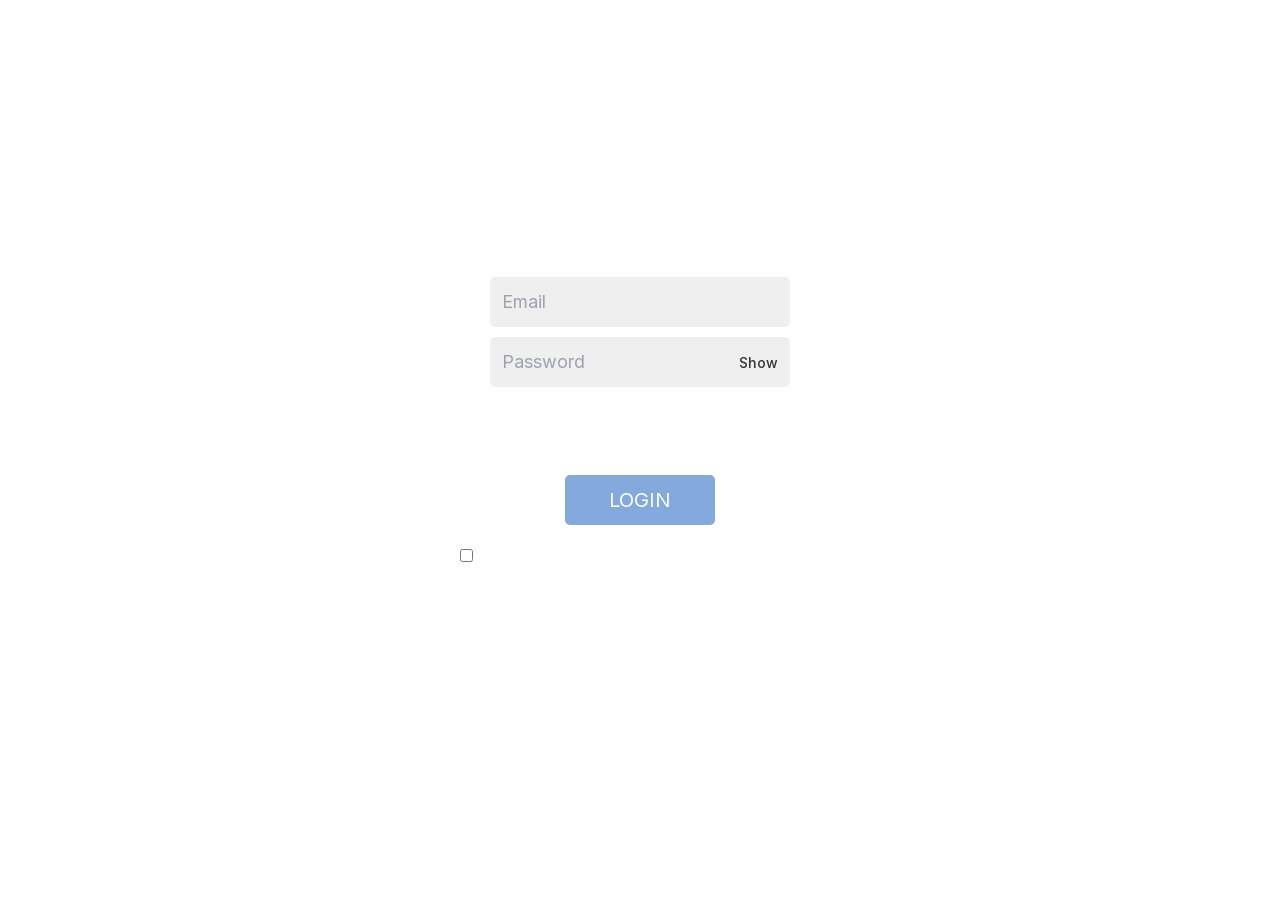
<file: index.html>
<!DOCTYPE html><html lang="en"><head><meta charSet="utf-8"/><meta name="viewport" content="width=device-width, initial-scale=1"/><link rel="preload" href="/_next/static/media/e4af272ccee01ff0-s.p.woff2" as="font" crossorigin="" type="font/woff2"/><link rel="stylesheet" href="/_next/static/css/49d726b78171ffd4.css" crossorigin="" data-precedence="next"/><link rel="preload" as="script" fetchPriority="low" href="/_next/static/chunks/webpack-ed92fcdad927fcfd.js" crossorigin=""/><script src="/_next/static/chunks/fd9d1056-eb3a800ff8eac08c.js" async="" crossorigin=""></script><script src="/_next/static/chunks/69-d07f9da72736f803.js" async="" crossorigin=""></script><script src="/_next/static/chunks/main-app-0e9c067bbfa930b9.js" async="" crossorigin=""></script><script src="/_next/static/chunks/932-f16d9b14a5c8aff9.js" async=""></script><script src="/_next/static/chunks/app/page-8edd603a6ba2a2b0.js" async=""></script><meta name="format-detection" content="telephone=no, date=no, address=no, email=no"/><link rel="icon" href="/favicon.ico" type="image/x-icon" sizes="16x16"/><meta name="next-size-adjust"/><script src="/_next/static/chunks/polyfills-c67a75d1b6f99dc8.js" crossorigin="" noModule=""></script></head><body class="__className_d8ebd1"><main class="flex min-h-screen"></main><script src="/_next/static/chunks/webpack-ed92fcdad927fcfd.js" crossorigin="" async=""></script><script>(self.__next_f=self.__next_f||[]).push([0]);self.__next_f.push([2,null])</script><script>self.__next_f.push([1,"1:HL[\"/_next/static/media/e4af272ccee01ff0-s.p.woff2\",\"font\",{\"crossOrigin\":\"\",\"type\":\"font/woff2\"}]\n2:HL[\"/_next/static/css/49d726b78171ffd4.css\",\"style\",{\"crossOrigin\":\"\"}]\n0:\"$L3\"\n"])</script><script>self.__next_f.push([1,"4:I[47690,[],\"\"]\n6:I[77831,[],\"\"]\n7:I[48836,[\"932\",\"static/chunks/932-f16d9b14a5c8aff9.js\",\"931\",\"static/chunks/app/page-8edd603a6ba2a2b0.js\"],\"\"]\n8:I[5613,[],\"\"]\n9:I[31778,[],\"\"]\nb:I[48955,[],\"\"]\nc:[]\n"])</script><script>self.__next_f.push([1,"3:[[[\"$\",\"link\",\"0\",{\"rel\":\"stylesheet\",\"href\":\"/_next/static/css/49d726b78171ffd4.css\",\"precedence\":\"next\",\"crossOrigin\":\"\"}]],[\"$\",\"$L4\",null,{\"buildId\":\"3vYChaglMhCAbm7PM6kwh\",\"assetPrefix\":\"\",\"initialCanonicalUrl\":\"/\",\"initialTree\":[\"\",{\"children\":[\"__PAGE__\",{}]},\"$undefined\",\"$undefined\",true],\"initialSeedData\":[\"\",{\"children\":[\"__PAGE__\",{},[\"$L5\",[\"$\",\"$L6\",null,{\"propsForComponent\":{\"params\":{}},\"Component\":\"$7\",\"isStaticGeneration\":true}],null]]},[null,[\"$\",\"html\",null,{\"lang\":\"en\",\"children\":[\"$\",\"body\",null,{\"className\":\"__className_d8ebd1\",\"children\":[\"$\",\"$L8\",null,{\"parallelRouterKey\":\"children\",\"segmentPath\":[\"children\"],\"loading\":\"$undefined\",\"loadingStyles\":\"$undefined\",\"loadingScripts\":\"$undefined\",\"hasLoading\":false,\"error\":\"$undefined\",\"errorStyles\":\"$undefined\",\"errorScripts\":\"$undefined\",\"template\":[\"$\",\"$L9\",null,{}],\"templateStyles\":\"$undefined\",\"templateScripts\":\"$undefined\",\"notFound\":[[\"$\",\"title\",null,{\"children\":\"404: This page could not be found.\"}],[\"$\",\"div\",null,{\"style\":{\"fontFamily\":\"system-ui,\\\"Segoe UI\\\",Roboto,Helvetica,Arial,sans-serif,\\\"Apple Color Emoji\\\",\\\"Segoe UI Emoji\\\"\",\"height\":\"100vh\",\"textAlign\":\"center\",\"display\":\"flex\",\"flexDirection\":\"column\",\"alignItems\":\"center\",\"justifyContent\":\"center\"},\"children\":[\"$\",\"div\",null,{\"children\":[[\"$\",\"style\",null,{\"dangerouslySetInnerHTML\":{\"__html\":\"body{color:#000;background:#fff;margin:0}.next-error-h1{border-right:1px solid rgba(0,0,0,.3)}@media (prefers-color-scheme:dark){body{color:#fff;background:#000}.next-error-h1{border-right:1px solid rgba(255,255,255,.3)}}\"}}],[\"$\",\"h1\",null,{\"className\":\"next-error-h1\",\"style\":{\"display\":\"inline-block\",\"margin\":\"0 20px 0 0\",\"padding\":\"0 23px 0 0\",\"fontSize\":24,\"fontWeight\":500,\"verticalAlign\":\"top\",\"lineHeight\":\"49px\"},\"children\":\"404\"}],[\"$\",\"div\",null,{\"style\":{\"display\":\"inline-block\"},\"children\":[\"$\",\"h2\",null,{\"style\":{\"fontSize\":14,\"fontWeight\":400,\"lineHeight\":\"49px\",\"margin\":0},\"children\":\"This page could not be found.\"}]}]]}]}]],\"notFoundStyles\":[],\"styles\":null}]}]}],null]],\"initialHead\":[false,\"$La\"],\"globalErrorComponent\":\"$b\",\"missingSlots\":\"$Wc\"}]]\n"])</script><script>self.__next_f.push([1,"a:[[\"$\",\"meta\",\"0\",{\"name\":\"viewport\",\"content\":\"width=device-width, initial-scale=1\"}],[\"$\",\"meta\",\"1\",{\"charSet\":\"utf-8\"}],[\"$\",\"meta\",\"2\",{\"name\":\"format-detection\",\"content\":\"telephone=no, date=no, address=no, email=no\"}],[\"$\",\"link\",\"3\",{\"rel\":\"icon\",\"href\":\"/favicon.ico\",\"type\":\"image/x-icon\",\"sizes\":\"16x16\"}],[\"$\",\"meta\",\"4\",{\"name\":\"next-size-adjust\"}]]\n5:null\n"])</script><script>self.__next_f.push([1,""])</script></body></html>
</file>
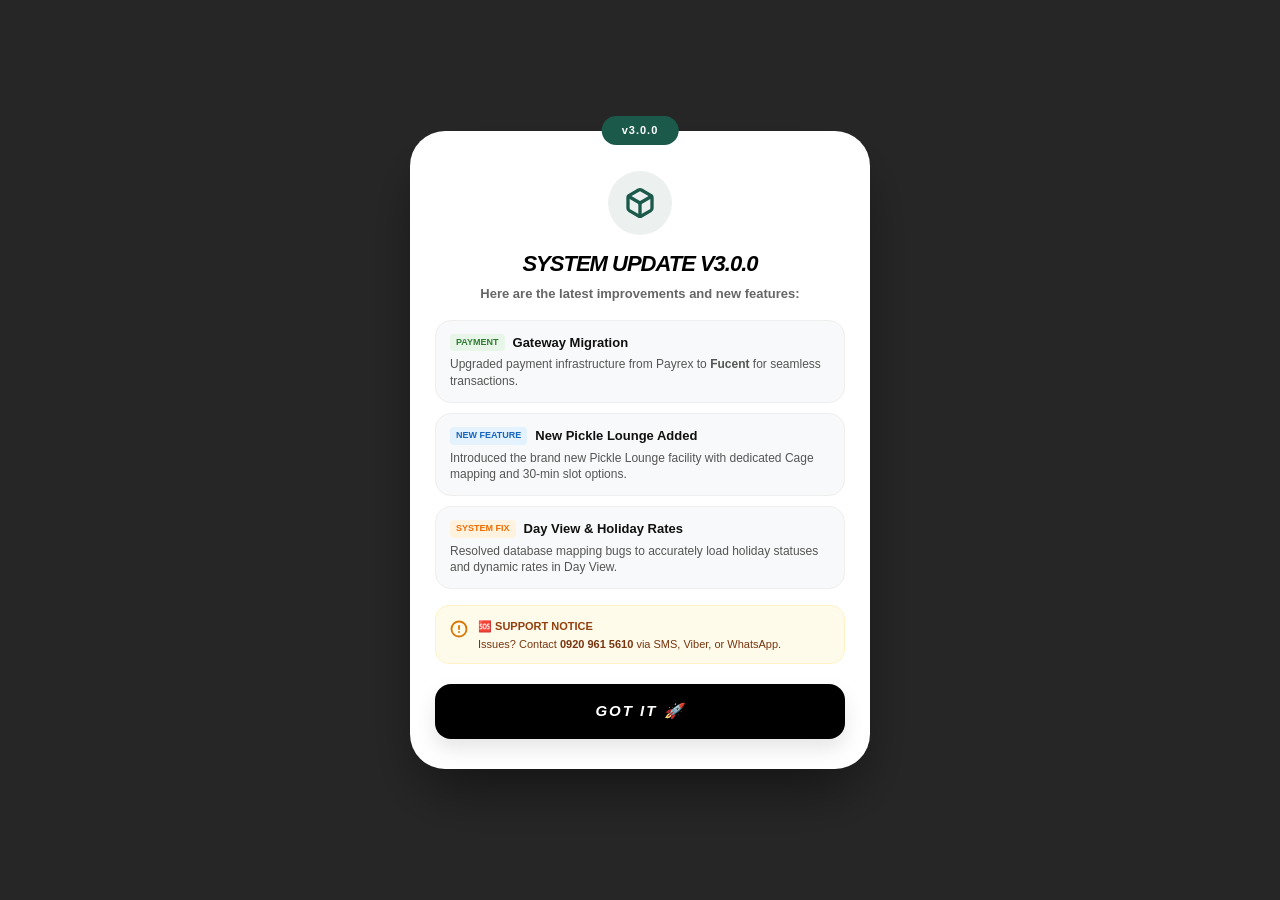
<file: Admin/index.html>
<!DOCTYPE html><html lang="en"><head><meta charSet="utf-8"/><meta name="viewport" content="width=device-width, initial-scale=1"/><link rel="preload" href="/_next/static/media/e4af272ccee01ff0-s.p.woff2" as="font" crossorigin="" type="font/woff2"/><link rel="stylesheet" href="/_next/static/css/49d726b78171ffd4.css" crossorigin="" data-precedence="next"/><link rel="stylesheet" href="/_next/static/css/01940f08e34a0b53.css" crossorigin="" data-precedence="next"/><link rel="preload" as="script" fetchPriority="low" href="/_next/static/chunks/webpack-ed92fcdad927fcfd.js" crossorigin=""/><script src="/_next/static/chunks/fd9d1056-eb3a800ff8eac08c.js" async="" crossorigin=""></script><script src="/_next/static/chunks/69-d07f9da72736f803.js" async="" crossorigin=""></script><script src="/_next/static/chunks/main-app-0e9c067bbfa930b9.js" async="" crossorigin=""></script><script src="/_next/static/chunks/932-f16d9b14a5c8aff9.js" async=""></script><script src="/_next/static/chunks/489-1ac8a30e532b613f.js" async=""></script><script src="/_next/static/chunks/733-ac7b8c3cdba2762c.js" async=""></script><script src="/_next/static/chunks/584-30608113c761aa6b.js" async=""></script><script src="/_next/static/chunks/107-6e9040a224379c89.js" async=""></script><script src="/_next/static/chunks/396-97e8c099f837ca11.js" async=""></script><script src="/_next/static/chunks/217-5ea4b49ea28ecb03.js" async=""></script><script src="/_next/static/chunks/268-04deecf411a86f05.js" async=""></script><script src="/_next/static/chunks/450-b87884097f555a6c.js" async=""></script><script src="/_next/static/chunks/app/Admin/page-35cc624951c9ff5e.js" async=""></script><meta name="format-detection" content="telephone=no, date=no, address=no, email=no"/><link rel="icon" href="/favicon.ico" type="image/x-icon" sizes="16x16"/><meta name="next-size-adjust"/><script src="/_next/static/chunks/polyfills-c67a75d1b6f99dc8.js" crossorigin="" noModule=""></script></head><body class="__className_d8ebd1"><main class="flex min-h-screen" style="width:100%;background-color:white;padding:5px;flex-direction:column"><div class="Toastify"></div></main><script src="/_next/static/chunks/webpack-ed92fcdad927fcfd.js" crossorigin="" async=""></script><script>(self.__next_f=self.__next_f||[]).push([0]);self.__next_f.push([2,null])</script><script>self.__next_f.push([1,"1:HL[\"/_next/static/media/e4af272ccee01ff0-s.p.woff2\",\"font\",{\"crossOrigin\":\"\",\"type\":\"font/woff2\"}]\n2:HL[\"/_next/static/css/49d726b78171ffd4.css\",\"style\",{\"crossOrigin\":\"\"}]\n0:\"$L3\"\n"])</script><script>self.__next_f.push([1,"4:HL[\"/_next/static/css/01940f08e34a0b53.css\",\"style\",{\"crossOrigin\":\"\"}]\n"])</script><script>self.__next_f.push([1,"5:I[47690,[],\"\"]\n7:I[77831,[],\"\"]\n8:I[31521,[\"932\",\"static/chunks/932-f16d9b14a5c8aff9.js\",\"489\",\"static/chunks/489-1ac8a30e532b613f.js\",\"733\",\"static/chunks/733-ac7b8c3cdba2762c.js\",\"584\",\"static/chunks/584-30608113c761aa6b.js\",\"107\",\"static/chunks/107-6e9040a224379c89.js\",\"396\",\"static/chunks/396-97e8c099f837ca11.js\",\"217\",\"static/chunks/217-5ea4b49ea28ecb03.js\",\"268\",\"static/chunks/268-04deecf411a86f05.js\",\"450\",\"static/chunks/450-b87884097f555a6c.js\",\"793\",\"static/chunks/app/Admin/page-35cc624951c9ff5e."])</script><script>self.__next_f.push([1,"js\"],\"\"]\n9:I[5613,[],\"\"]\na:I[31778,[],\"\"]\nc:I[48955,[],\"\"]\nd:[]\n"])</script><script>self.__next_f.push([1,"3:[[[\"$\",\"link\",\"0\",{\"rel\":\"stylesheet\",\"href\":\"/_next/static/css/49d726b78171ffd4.css\",\"precedence\":\"next\",\"crossOrigin\":\"\"}]],[\"$\",\"$L5\",null,{\"buildId\":\"3vYChaglMhCAbm7PM6kwh\",\"assetPrefix\":\"\",\"initialCanonicalUrl\":\"/Admin/\",\"initialTree\":[\"\",{\"children\":[\"Admin\",{\"children\":[\"__PAGE__\",{}]}]},\"$undefined\",\"$undefined\",true],\"initialSeedData\":[\"\",{\"children\":[\"Admin\",{\"children\":[\"__PAGE__\",{},[\"$L6\",[\"$\",\"$L7\",null,{\"propsForComponent\":{\"params\":{}},\"Component\":\"$8\",\"isStaticGeneration\":true}],null]]},[\"$\",\"$L9\",null,{\"parallelRouterKey\":\"children\",\"segmentPath\":[\"children\",\"Admin\",\"children\"],\"loading\":\"$undefined\",\"loadingStyles\":\"$undefined\",\"loadingScripts\":\"$undefined\",\"hasLoading\":false,\"error\":\"$undefined\",\"errorStyles\":\"$undefined\",\"errorScripts\":\"$undefined\",\"template\":[\"$\",\"$La\",null,{}],\"templateStyles\":\"$undefined\",\"templateScripts\":\"$undefined\",\"notFound\":\"$undefined\",\"notFoundStyles\":\"$undefined\",\"styles\":[[\"$\",\"link\",\"0\",{\"rel\":\"stylesheet\",\"href\":\"/_next/static/css/01940f08e34a0b53.css\",\"precedence\":\"next\",\"crossOrigin\":\"\"}]]}]]},[null,[\"$\",\"html\",null,{\"lang\":\"en\",\"children\":[\"$\",\"body\",null,{\"className\":\"__className_d8ebd1\",\"children\":[\"$\",\"$L9\",null,{\"parallelRouterKey\":\"children\",\"segmentPath\":[\"children\"],\"loading\":\"$undefined\",\"loadingStyles\":\"$undefined\",\"loadingScripts\":\"$undefined\",\"hasLoading\":false,\"error\":\"$undefined\",\"errorStyles\":\"$undefined\",\"errorScripts\":\"$undefined\",\"template\":[\"$\",\"$La\",null,{}],\"templateStyles\":\"$undefined\",\"templateScripts\":\"$undefined\",\"notFound\":[[\"$\",\"title\",null,{\"children\":\"404: This page could not be found.\"}],[\"$\",\"div\",null,{\"style\":{\"fontFamily\":\"system-ui,\\\"Segoe UI\\\",Roboto,Helvetica,Arial,sans-serif,\\\"Apple Color Emoji\\\",\\\"Segoe UI Emoji\\\"\",\"height\":\"100vh\",\"textAlign\":\"center\",\"display\":\"flex\",\"flexDirection\":\"column\",\"alignItems\":\"center\",\"justifyContent\":\"center\"},\"children\":[\"$\",\"div\",null,{\"children\":[[\"$\",\"style\",null,{\"dangerouslySetInnerHTML\":{\"__html\":\"body{color:#000;background:#fff;margin:0}.next-error-h1{border-right:1px solid rgba(0,0,0,.3)}@media (prefers-color-scheme:dark){body{color:#fff;background:#000}.next-error-h1{border-right:1px solid rgba(255,255,255,.3)}}\"}}],[\"$\",\"h1\",null,{\"className\":\"next-error-h1\",\"style\":{\"display\":\"inline-block\",\"margin\":\"0 20px 0 0\",\"padding\":\"0 23px 0 0\",\"fontSize\":24,\"fontWeight\":500,\"verticalAlign\":\"top\",\"lineHeight\":\"49px\"},\"children\":\"404\"}],[\"$\",\"div\",null,{\"style\":{\"display\":\"inline-block\"},\"children\":[\"$\",\"h2\",null,{\"style\":{\"fontSize\":14,\"fontWeight\":400,\"lineHeight\":\"49px\",\"margin\":0},\"children\":\"This page could not be found.\"}]}]]}]}]],\"notFoundStyles\":[],\"styles\":null}]}]}],null]],\"initialHead\":[false,\"$Lb\"],\"globalErrorComponent\":\"$c\",\"missingSlots\":\"$Wd\"}]]\n"])</script><script>self.__next_f.push([1,"b:[[\"$\",\"meta\",\"0\",{\"name\":\"viewport\",\"content\":\"width=device-width, initial-scale=1\"}],[\"$\",\"meta\",\"1\",{\"charSet\":\"utf-8\"}],[\"$\",\"meta\",\"2\",{\"name\":\"format-detection\",\"content\":\"telephone=no, date=no, address=no, email=no\"}],[\"$\",\"link\",\"3\",{\"rel\":\"icon\",\"href\":\"/favicon.ico\",\"type\":\"image/x-icon\",\"sizes\":\"16x16\"}],[\"$\",\"meta\",\"4\",{\"name\":\"next-size-adjust\"}]]\n6:null\n"])</script><script>self.__next_f.push([1,""])</script></body></html>
</file>
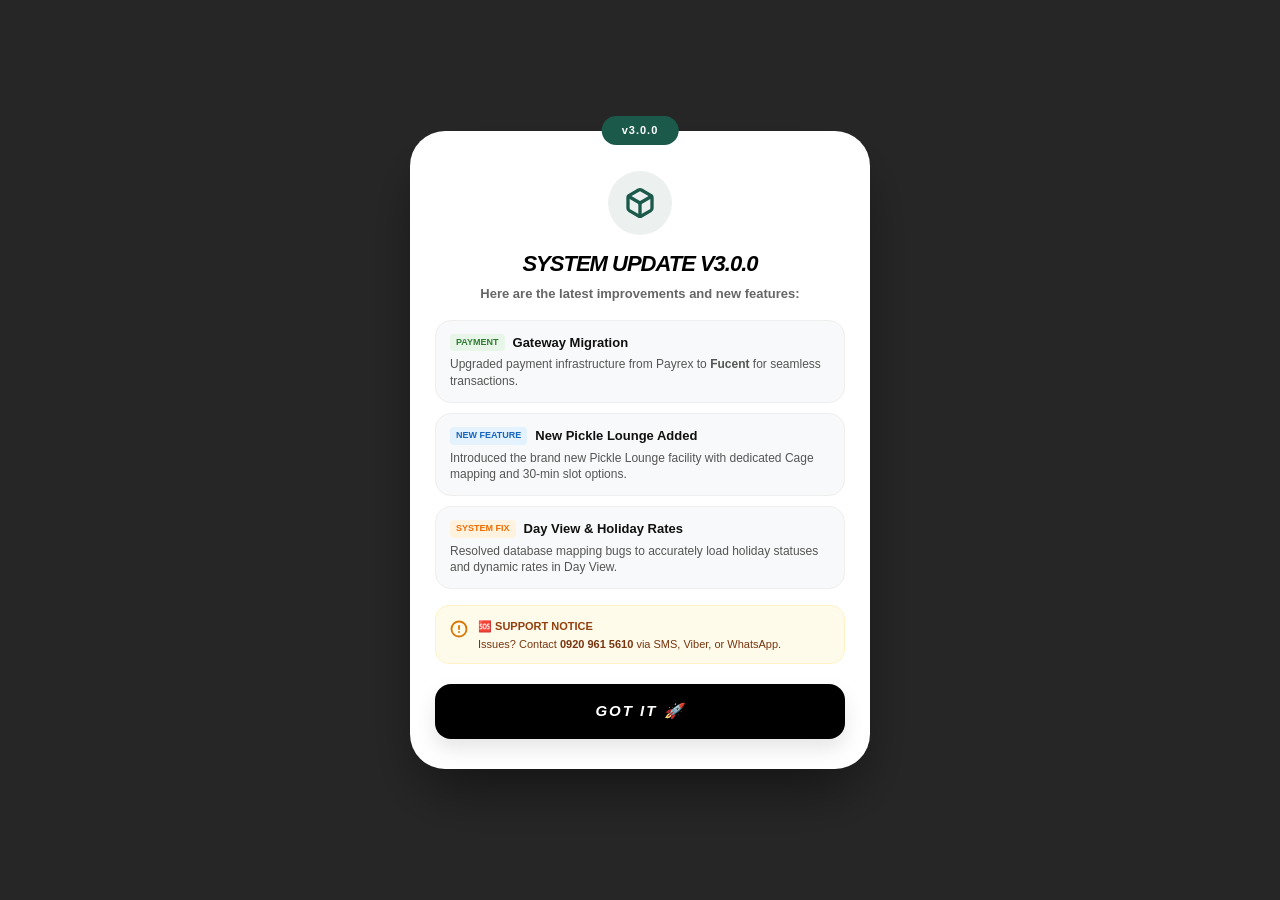
<file: Court/index.html>
<!DOCTYPE html><html lang="en"><head><meta charSet="utf-8"/><meta name="viewport" content="width=device-width, initial-scale=1"/><link rel="preload" href="/_next/static/media/e4af272ccee01ff0-s.p.woff2" as="font" crossorigin="" type="font/woff2"/><link rel="stylesheet" href="/_next/static/css/49d726b78171ffd4.css" crossorigin="" data-precedence="next"/><link rel="stylesheet" href="/_next/static/css/12cc9ebe02fc5e02.css" crossorigin="" data-precedence="next"/><link rel="preload" as="script" fetchPriority="low" href="/_next/static/chunks/webpack-ed92fcdad927fcfd.js" crossorigin=""/><script src="/_next/static/chunks/fd9d1056-eb3a800ff8eac08c.js" async="" crossorigin=""></script><script src="/_next/static/chunks/69-d07f9da72736f803.js" async="" crossorigin=""></script><script src="/_next/static/chunks/main-app-0e9c067bbfa930b9.js" async="" crossorigin=""></script><script src="/_next/static/chunks/ad2866b8-121749ba816af299.js" async=""></script><script src="/_next/static/chunks/d0f5a89a-d4ea3a46d8749dd8.js" async=""></script><script src="/_next/static/chunks/932-f16d9b14a5c8aff9.js" async=""></script><script src="/_next/static/chunks/489-1ac8a30e532b613f.js" async=""></script><script src="/_next/static/chunks/733-ac7b8c3cdba2762c.js" async=""></script><script src="/_next/static/chunks/584-30608113c761aa6b.js" async=""></script><script src="/_next/static/chunks/697-d05453315db154a4.js" async=""></script><script src="/_next/static/chunks/396-97e8c099f837ca11.js" async=""></script><script src="/_next/static/chunks/217-5ea4b49ea28ecb03.js" async=""></script><script src="/_next/static/chunks/268-04deecf411a86f05.js" async=""></script><script src="/_next/static/chunks/382-2ab3a0a1ff02cb57.js" async=""></script><script src="/_next/static/chunks/450-b87884097f555a6c.js" async=""></script><script src="/_next/static/chunks/app/Court/page-3303f3abcc504cf8.js" async=""></script><meta name="format-detection" content="telephone=no, date=no, address=no, email=no"/><link rel="icon" href="/favicon.ico" type="image/x-icon" sizes="16x16"/><meta name="next-size-adjust"/><script src="/_next/static/chunks/polyfills-c67a75d1b6f99dc8.js" crossorigin="" noModule=""></script></head><body class="__className_d8ebd1"><main class="flex min-h-screen" style="background-color:white;padding-right:5px;padding-left:5px;padding-top:5px"><div class="Toastify"></div></main><script src="/_next/static/chunks/webpack-ed92fcdad927fcfd.js" crossorigin="" async=""></script><script>(self.__next_f=self.__next_f||[]).push([0]);self.__next_f.push([2,null])</script><script>self.__next_f.push([1,"1:HL[\"/_next/static/media/e4af272ccee01ff0-s.p.woff2\",\"font\",{\"crossOrigin\":\"\",\"type\":\"font/woff2\"}]\n2:HL[\"/_next/static/css/49d726b78171ffd4.css\",\"style\",{\"crossOrigin\":\"\"}]\n0:\"$L3\"\n"])</script><script>self.__next_f.push([1,"4:HL[\"/_next/static/css/12cc9ebe02fc5e02.css\",\"style\",{\"crossOrigin\":\"\"}]\n"])</script><script>self.__next_f.push([1,"5:I[47690,[],\"\"]\n7:I[77831,[],\"\"]\n"])</script><script>self.__next_f.push([1,"8:I[50537,[\"337\",\"static/chunks/ad2866b8-121749ba816af299.js\",\"664\",\"static/chunks/d0f5a89a-d4ea3a46d8749dd8.js\",\"932\",\"static/chunks/932-f16d9b14a5c8aff9.js\",\"489\",\"static/chunks/489-1ac8a30e532b613f.js\",\"733\",\"static/chunks/733-ac7b8c3cdba2762c.js\",\"584\",\"static/chunks/584-30608113c761aa6b.js\",\"697\",\"static/chunks/697-d05453315db154a4.js\",\"396\",\"static/chunks/396-97e8c099f837ca11.js\",\"217\",\"static/chunks/217-5ea4b49ea28ecb03.js\",\"268\",\"static/chunks/268-04deecf411a86f05.js\",\"382\",\"static/chunks/382-2ab3a0a1ff02cb57.js\",\"450\",\"static/chunks/450-b87884097f555a6c.js\",\"48\",\"static/chunks/app/Court/page-3303f3abcc504cf8.js\"],\"\"]\n"])</script><script>self.__next_f.push([1,"9:I[5613,[],\"\"]\na:I[31778,[],\"\"]\nc:I[48955,[],\"\"]\nd:[]\n"])</script><script>self.__next_f.push([1,"3:[[[\"$\",\"link\",\"0\",{\"rel\":\"stylesheet\",\"href\":\"/_next/static/css/49d726b78171ffd4.css\",\"precedence\":\"next\",\"crossOrigin\":\"\"}]],[\"$\",\"$L5\",null,{\"buildId\":\"3vYChaglMhCAbm7PM6kwh\",\"assetPrefix\":\"\",\"initialCanonicalUrl\":\"/Court/\",\"initialTree\":[\"\",{\"children\":[\"Court\",{\"children\":[\"__PAGE__\",{}]}]},\"$undefined\",\"$undefined\",true],\"initialSeedData\":[\"\",{\"children\":[\"Court\",{\"children\":[\"__PAGE__\",{},[\"$L6\",[\"$\",\"$L7\",null,{\"propsForComponent\":{\"params\":{}},\"Component\":\"$8\",\"isStaticGeneration\":true}],null]]},[\"$\",\"$L9\",null,{\"parallelRouterKey\":\"children\",\"segmentPath\":[\"children\",\"Court\",\"children\"],\"loading\":\"$undefined\",\"loadingStyles\":\"$undefined\",\"loadingScripts\":\"$undefined\",\"hasLoading\":false,\"error\":\"$undefined\",\"errorStyles\":\"$undefined\",\"errorScripts\":\"$undefined\",\"template\":[\"$\",\"$La\",null,{}],\"templateStyles\":\"$undefined\",\"templateScripts\":\"$undefined\",\"notFound\":\"$undefined\",\"notFoundStyles\":\"$undefined\",\"styles\":[[\"$\",\"link\",\"0\",{\"rel\":\"stylesheet\",\"href\":\"/_next/static/css/12cc9ebe02fc5e02.css\",\"precedence\":\"next\",\"crossOrigin\":\"\"}]]}]]},[null,[\"$\",\"html\",null,{\"lang\":\"en\",\"children\":[\"$\",\"body\",null,{\"className\":\"__className_d8ebd1\",\"children\":[\"$\",\"$L9\",null,{\"parallelRouterKey\":\"children\",\"segmentPath\":[\"children\"],\"loading\":\"$undefined\",\"loadingStyles\":\"$undefined\",\"loadingScripts\":\"$undefined\",\"hasLoading\":false,\"error\":\"$undefined\",\"errorStyles\":\"$undefined\",\"errorScripts\":\"$undefined\",\"template\":[\"$\",\"$La\",null,{}],\"templateStyles\":\"$undefined\",\"templateScripts\":\"$undefined\",\"notFound\":[[\"$\",\"title\",null,{\"children\":\"404: This page could not be found.\"}],[\"$\",\"div\",null,{\"style\":{\"fontFamily\":\"system-ui,\\\"Segoe UI\\\",Roboto,Helvetica,Arial,sans-serif,\\\"Apple Color Emoji\\\",\\\"Segoe UI Emoji\\\"\",\"height\":\"100vh\",\"textAlign\":\"center\",\"display\":\"flex\",\"flexDirection\":\"column\",\"alignItems\":\"center\",\"justifyContent\":\"center\"},\"children\":[\"$\",\"div\",null,{\"children\":[[\"$\",\"style\",null,{\"dangerouslySetInnerHTML\":{\"__html\":\"body{color:#000;background:#fff;margin:0}.next-error-h1{border-right:1px solid rgba(0,0,0,.3)}@media (prefers-color-scheme:dark){body{color:#fff;background:#000}.next-error-h1{border-right:1px solid rgba(255,255,255,.3)}}\"}}],[\"$\",\"h1\",null,{\"className\":\"next-error-h1\",\"style\":{\"display\":\"inline-block\",\"margin\":\"0 20px 0 0\",\"padding\":\"0 23px 0 0\",\"fontSize\":24,\"fontWeight\":500,\"verticalAlign\":\"top\",\"lineHeight\":\"49px\"},\"children\":\"404\"}],[\"$\",\"div\",null,{\"style\":{\"display\":\"inline-block\"},\"children\":[\"$\",\"h2\",null,{\"style\":{\"fontSize\":14,\"fontWeight\":400,\"lineHeight\":\"49px\",\"margin\":0},\"children\":\"This page could not be found.\"}]}]]}]}]],\"notFoundStyles\":[],\"styles\":null}]}]}],null]],\"initialHead\":[false,\"$Lb\"],\"globalErrorComponent\":\"$c\",\"missingSlots\":\"$Wd\"}]]\n"])</script><script>self.__next_f.push([1,"b:[[\"$\",\"meta\",\"0\",{\"name\":\"viewport\",\"content\":\"width=device-width, initial-scale=1\"}],[\"$\",\"meta\",\"1\",{\"charSet\":\"utf-8\"}],[\"$\",\"meta\",\"2\",{\"name\":\"format-detection\",\"content\":\"telephone=no, date=no, address=no, email=no\"}],[\"$\",\"link\",\"3\",{\"rel\":\"icon\",\"href\":\"/favicon.ico\",\"type\":\"image/x-icon\",\"sizes\":\"16x16\"}],[\"$\",\"meta\",\"4\",{\"name\":\"next-size-adjust\"}]]\n6:null\n"])</script><script>self.__next_f.push([1,""])</script></body></html>
</file>
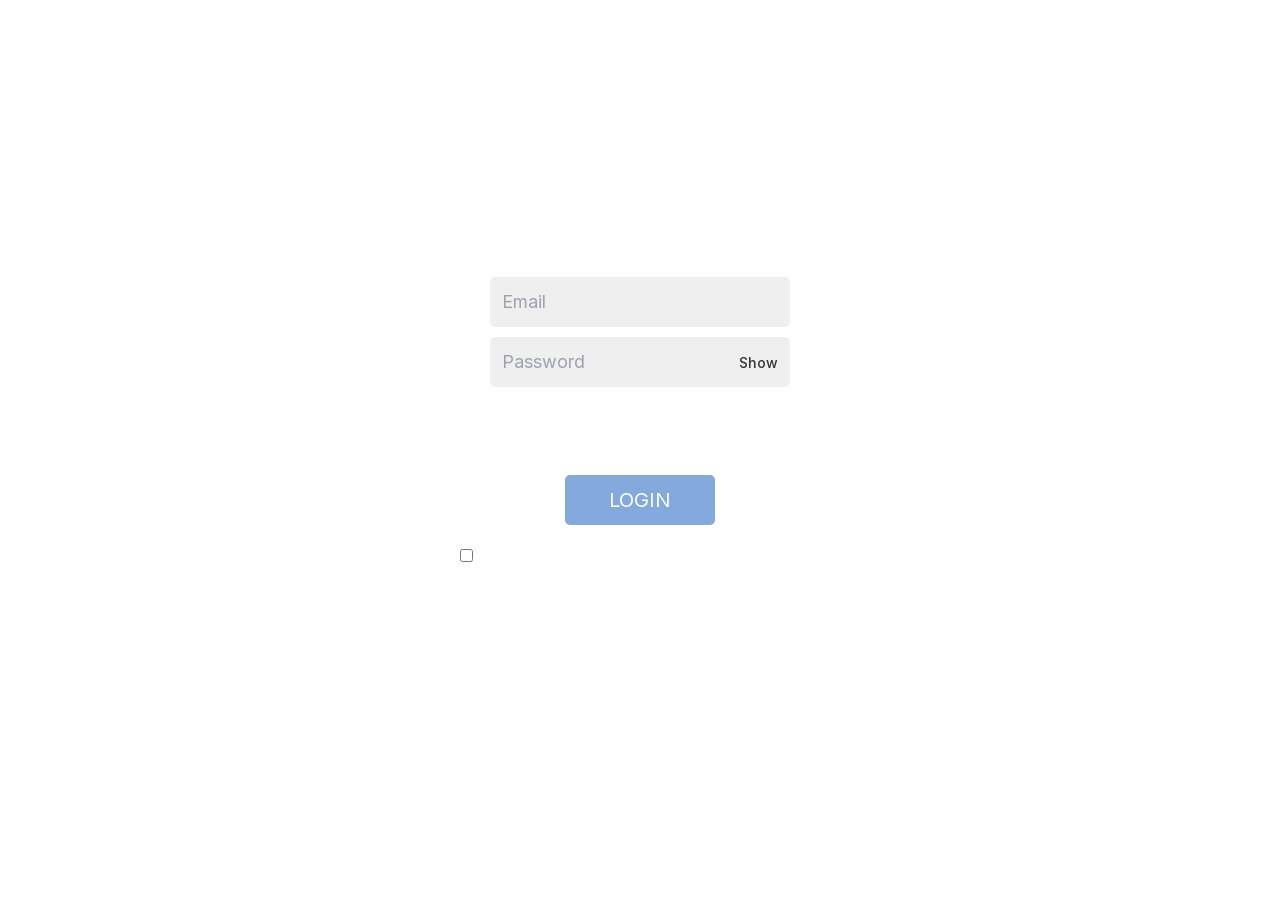
<file: Login/index.html>
<!DOCTYPE html><html lang="en"><head><meta charSet="utf-8"/><meta name="viewport" content="width=device-width, initial-scale=1"/><link rel="preload" href="/_next/static/media/e4af272ccee01ff0-s.p.woff2" as="font" crossorigin="" type="font/woff2"/><link rel="stylesheet" href="/_next/static/css/49d726b78171ffd4.css" crossorigin="" data-precedence="next"/><link rel="stylesheet" href="/_next/static/css/99f47ec7797ddd9d.css" crossorigin="" data-precedence="next"/><link rel="preload" as="script" fetchPriority="low" href="/_next/static/chunks/webpack-ed92fcdad927fcfd.js" crossorigin=""/><script src="/_next/static/chunks/fd9d1056-eb3a800ff8eac08c.js" async="" crossorigin=""></script><script src="/_next/static/chunks/69-d07f9da72736f803.js" async="" crossorigin=""></script><script src="/_next/static/chunks/main-app-0e9c067bbfa930b9.js" async="" crossorigin=""></script><script src="/_next/static/chunks/932-f16d9b14a5c8aff9.js" async=""></script><script src="/_next/static/chunks/489-1ac8a30e532b613f.js" async=""></script><script src="/_next/static/chunks/733-ac7b8c3cdba2762c.js" async=""></script><script src="/_next/static/chunks/217-5ea4b49ea28ecb03.js" async=""></script><script src="/_next/static/chunks/app/Login/page-0eb7bc000f7acac4.js" async=""></script><meta name="format-detection" content="telephone=no, date=no, address=no, email=no"/><link rel="icon" href="/favicon.ico" type="image/x-icon" sizes="16x16"/><meta name="next-size-adjust"/><script src="/_next/static/chunks/polyfills-c67a75d1b6f99dc8.js" crossorigin="" noModule=""></script></head><body class="__className_d8ebd1"><main class="flex min-h-screen" style="background-color:white;position:absolute;width:100%;display:flex;flex-direction:column;align-items:center;justify-content:center;color:white;font-size:12px"><table style="width:100%;display:flex;justify-content:center;align-items:center;flex-direction:column;box-sizing:border-box"><tbody><tr><td style="display:flex;justify-content:center;padding-bottom:20px"></td></tr><tr><td style="display:flex;justify-content:center;flex-direction:column;width:100%;padding-bottom:10px"><div style="display:flex;flex-direction:column;width:100%;align-items:center"><div style="padding-bottom:20px;font-size:28px;font-weight:bold;text-align:center;color:white"></div><input id="login_email" style="width:300px;font-size:18px;background-color:#EFEFEF;color:black;outline-style:none;height:50px;border-radius:5px;padding-left:12px;padding-right:8px;margin-bottom:10px" placeholder="Email" value=""/><div style="position:relative;width:300px"><input id="login_password" type="password" style="width:100%;font-size:18px;background-color:#EFEFEF;color:black;outline-style:none;height:50px;border-radius:5px;padding-left:12px;padding-right:60px;margin-bottom:10px" placeholder="Password" value=""/><button type="button" style="position:absolute;right:12px;top:42%;transform:translateY(-50%);background:transparent;border:none;cursor:pointer;font-size:14px;color:#333;font-weight:500">Show</button></div><div style="display:flex;justify-content:center;width:100%"><span style="text-decoration:underline;color:white;cursor:pointer;font-size:16px;margin-bottom:10px">Forgot password?</span></div><div style="display:flex;justify-content:center;width:100%"><span style="text-decoration:underline;color:white;cursor:pointer;font-size:16px">Create Account?</span></div><button style="width:150px;height:50px;font-size:20px;background-color:#83A9DD;border:none;color:white;border-radius:5px;cursor:pointer;transition:background-color 0.3s ease;margin-top:20px">LOGIN</button><div style="display:flex;width:90%;max-width:400px;margin-top:20px;align-items:flex-start"><input type="checkbox" style="margin-top:4px;flex-shrink:0"/><div style="padding-left:10px;font-size:14px;color:white;line-height:20px;word-break:break-word;flex:1">I have read and agree with your<!-- --> <span style="color:white;text-decoration:underline;cursor:pointer">Terms of Use</span> <!-- -->and<!-- --> <span style="color:white;text-decoration:underline;cursor:pointer">Privacy Policy</span></div></div></div></td></tr></tbody></table><div class="Toastify"></div><div style="padding-top:20px">© <!-- -->2026<!-- --> Book A Court All Rights Reserved.</div><div style="margin-top:5px;margin-bottom:10px">version <!-- -->3.0.0</div></main><script src="/_next/static/chunks/webpack-ed92fcdad927fcfd.js" crossorigin="" async=""></script><script>(self.__next_f=self.__next_f||[]).push([0]);self.__next_f.push([2,null])</script><script>self.__next_f.push([1,"1:HL[\"/_next/static/media/e4af272ccee01ff0-s.p.woff2\",\"font\",{\"crossOrigin\":\"\",\"type\":\"font/woff2\"}]\n2:HL[\"/_next/static/css/49d726b78171ffd4.css\",\"style\",{\"crossOrigin\":\"\"}]\n0:\"$L3\"\n"])</script><script>self.__next_f.push([1,"4:HL[\"/_next/static/css/99f47ec7797ddd9d.css\",\"style\",{\"crossOrigin\":\"\"}]\n"])</script><script>self.__next_f.push([1,"5:I[47690,[],\"\"]\n7:I[77831,[],\"\"]\n8:I[37878,[\"932\",\"static/chunks/932-f16d9b14a5c8aff9.js\",\"489\",\"static/chunks/489-1ac8a30e532b613f.js\",\"733\",\"static/chunks/733-ac7b8c3cdba2762c.js\",\"217\",\"static/chunks/217-5ea4b49ea28ecb03.js\",\"484\",\"static/chunks/app/Login/page-0eb7bc000f7acac4.js\"],\"\"]\n9:I[5613,[],\"\"]\na:I[31778,[],\"\"]\nc:I[48955,[],\"\"]\nd:[]\n"])</script><script>self.__next_f.push([1,"3:[[[\"$\",\"link\",\"0\",{\"rel\":\"stylesheet\",\"href\":\"/_next/static/css/49d726b78171ffd4.css\",\"precedence\":\"next\",\"crossOrigin\":\"\"}]],[\"$\",\"$L5\",null,{\"buildId\":\"3vYChaglMhCAbm7PM6kwh\",\"assetPrefix\":\"\",\"initialCanonicalUrl\":\"/Login/\",\"initialTree\":[\"\",{\"children\":[\"Login\",{\"children\":[\"__PAGE__\",{}]}]},\"$undefined\",\"$undefined\",true],\"initialSeedData\":[\"\",{\"children\":[\"Login\",{\"children\":[\"__PAGE__\",{},[\"$L6\",[\"$\",\"$L7\",null,{\"propsForComponent\":{\"params\":{}},\"Component\":\"$8\",\"isStaticGeneration\":true}],null]]},[\"$\",\"$L9\",null,{\"parallelRouterKey\":\"children\",\"segmentPath\":[\"children\",\"Login\",\"children\"],\"loading\":\"$undefined\",\"loadingStyles\":\"$undefined\",\"loadingScripts\":\"$undefined\",\"hasLoading\":false,\"error\":\"$undefined\",\"errorStyles\":\"$undefined\",\"errorScripts\":\"$undefined\",\"template\":[\"$\",\"$La\",null,{}],\"templateStyles\":\"$undefined\",\"templateScripts\":\"$undefined\",\"notFound\":\"$undefined\",\"notFoundStyles\":\"$undefined\",\"styles\":[[\"$\",\"link\",\"0\",{\"rel\":\"stylesheet\",\"href\":\"/_next/static/css/99f47ec7797ddd9d.css\",\"precedence\":\"next\",\"crossOrigin\":\"\"}]]}]]},[null,[\"$\",\"html\",null,{\"lang\":\"en\",\"children\":[\"$\",\"body\",null,{\"className\":\"__className_d8ebd1\",\"children\":[\"$\",\"$L9\",null,{\"parallelRouterKey\":\"children\",\"segmentPath\":[\"children\"],\"loading\":\"$undefined\",\"loadingStyles\":\"$undefined\",\"loadingScripts\":\"$undefined\",\"hasLoading\":false,\"error\":\"$undefined\",\"errorStyles\":\"$undefined\",\"errorScripts\":\"$undefined\",\"template\":[\"$\",\"$La\",null,{}],\"templateStyles\":\"$undefined\",\"templateScripts\":\"$undefined\",\"notFound\":[[\"$\",\"title\",null,{\"children\":\"404: This page could not be found.\"}],[\"$\",\"div\",null,{\"style\":{\"fontFamily\":\"system-ui,\\\"Segoe UI\\\",Roboto,Helvetica,Arial,sans-serif,\\\"Apple Color Emoji\\\",\\\"Segoe UI Emoji\\\"\",\"height\":\"100vh\",\"textAlign\":\"center\",\"display\":\"flex\",\"flexDirection\":\"column\",\"alignItems\":\"center\",\"justifyContent\":\"center\"},\"children\":[\"$\",\"div\",null,{\"children\":[[\"$\",\"style\",null,{\"dangerouslySetInnerHTML\":{\"__html\":\"body{color:#000;background:#fff;margin:0}.next-error-h1{border-right:1px solid rgba(0,0,0,.3)}@media (prefers-color-scheme:dark){body{color:#fff;background:#000}.next-error-h1{border-right:1px solid rgba(255,255,255,.3)}}\"}}],[\"$\",\"h1\",null,{\"className\":\"next-error-h1\",\"style\":{\"display\":\"inline-block\",\"margin\":\"0 20px 0 0\",\"padding\":\"0 23px 0 0\",\"fontSize\":24,\"fontWeight\":500,\"verticalAlign\":\"top\",\"lineHeight\":\"49px\"},\"children\":\"404\"}],[\"$\",\"div\",null,{\"style\":{\"display\":\"inline-block\"},\"children\":[\"$\",\"h2\",null,{\"style\":{\"fontSize\":14,\"fontWeight\":400,\"lineHeight\":\"49px\",\"margin\":0},\"children\":\"This page could not be found.\"}]}]]}]}]],\"notFoundStyles\":[],\"styles\":null}]}]}],null]],\"initialHead\":[false,\"$Lb\"],\"globalErrorComponent\":\"$c\",\"missingSlots\":\"$Wd\"}]]\n"])</script><script>self.__next_f.push([1,"b:[[\"$\",\"meta\",\"0\",{\"name\":\"viewport\",\"content\":\"width=device-width, initial-scale=1\"}],[\"$\",\"meta\",\"1\",{\"charSet\":\"utf-8\"}],[\"$\",\"meta\",\"2\",{\"name\":\"format-detection\",\"content\":\"telephone=no, date=no, address=no, email=no\"}],[\"$\",\"link\",\"3\",{\"rel\":\"icon\",\"href\":\"/favicon.ico\",\"type\":\"image/x-icon\",\"sizes\":\"16x16\"}],[\"$\",\"meta\",\"4\",{\"name\":\"next-size-adjust\"}]]\n6:null\n"])</script><script>self.__next_f.push([1,""])</script></body></html>
</file>
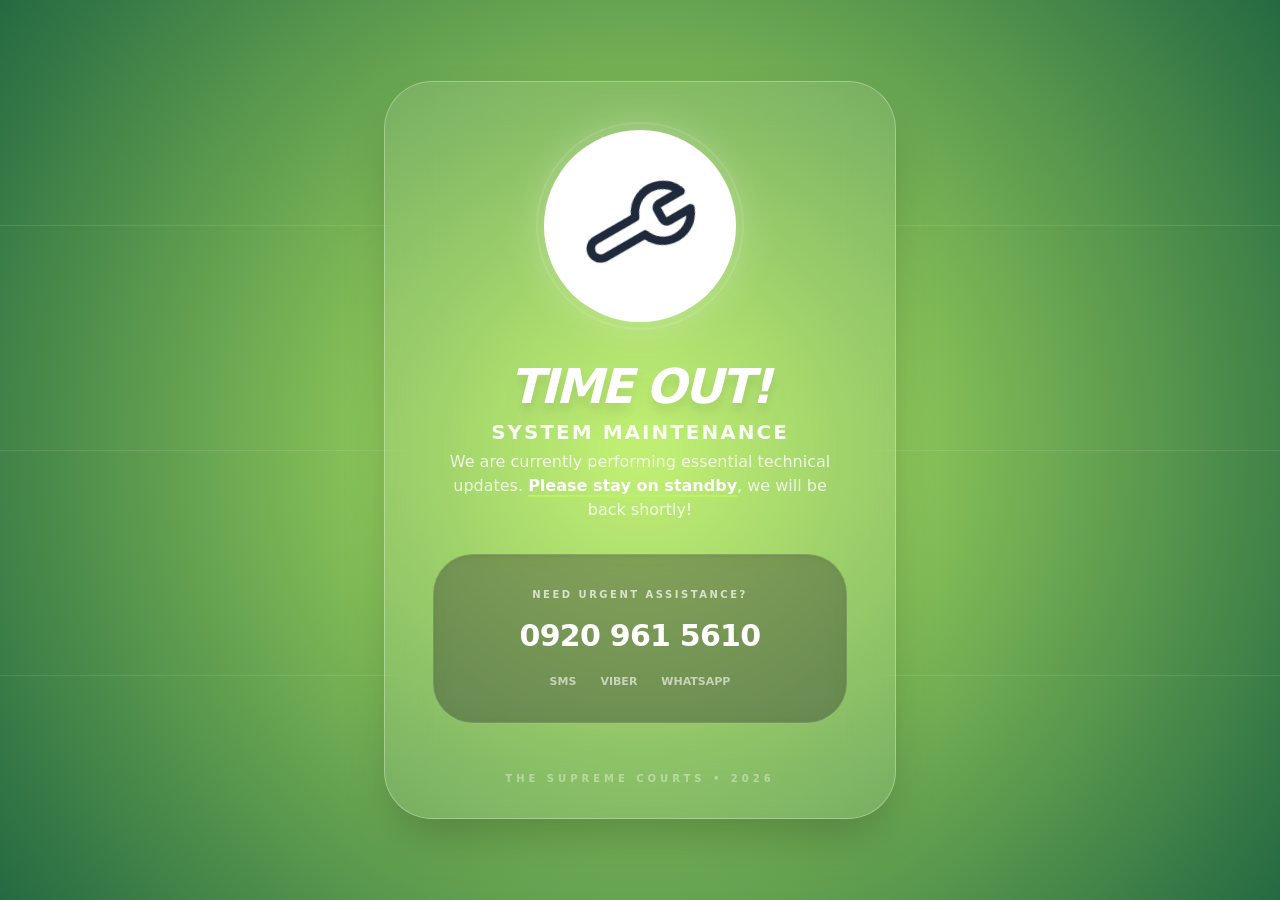
<file: Maintenance/index.html>
<!DOCTYPE html><html lang="en"><head><meta charSet="utf-8"/><meta name="viewport" content="width=device-width, initial-scale=1"/><link rel="preload" href="/_next/static/media/e4af272ccee01ff0-s.p.woff2" as="font" crossorigin="" type="font/woff2"/><link rel="stylesheet" href="/_next/static/css/49d726b78171ffd4.css" crossorigin="" data-precedence="next"/><link rel="preload" as="script" fetchPriority="low" href="/_next/static/chunks/webpack-ed92fcdad927fcfd.js" crossorigin=""/><script src="/_next/static/chunks/fd9d1056-eb3a800ff8eac08c.js" async="" crossorigin=""></script><script src="/_next/static/chunks/69-d07f9da72736f803.js" async="" crossorigin=""></script><script src="/_next/static/chunks/main-app-0e9c067bbfa930b9.js" async="" crossorigin=""></script><script src="/_next/static/chunks/932-f16d9b14a5c8aff9.js" async=""></script><script src="/_next/static/chunks/app/Maintenance/page-b7cd5d5d10ae1b0a.js" async=""></script><meta name="format-detection" content="telephone=no, date=no, address=no, email=no"/><link rel="icon" href="/favicon.ico" type="image/x-icon" sizes="16x16"/><meta name="next-size-adjust"/><script src="/_next/static/chunks/polyfills-c67a75d1b6f99dc8.js" crossorigin="" noModule=""></script></head><body class="__className_d8ebd1"><div class="min-h-screen bg-slate-900 flex items-center justify-center"><div class="w-10 h-10 border-4 border-white/20 border-t-white rounded-full animate-spin"></div></div><script src="/_next/static/chunks/webpack-ed92fcdad927fcfd.js" crossorigin="" async=""></script><script>(self.__next_f=self.__next_f||[]).push([0]);self.__next_f.push([2,null])</script><script>self.__next_f.push([1,"1:HL[\"/_next/static/media/e4af272ccee01ff0-s.p.woff2\",\"font\",{\"crossOrigin\":\"\",\"type\":\"font/woff2\"}]\n2:HL[\"/_next/static/css/49d726b78171ffd4.css\",\"style\",{\"crossOrigin\":\"\"}]\n0:\"$L3\"\n"])</script><script>self.__next_f.push([1,"4:I[47690,[],\"\"]\n6:I[77831,[],\"\"]\n7:I[20687,[\"932\",\"static/chunks/932-f16d9b14a5c8aff9.js\",\"305\",\"static/chunks/app/Maintenance/page-b7cd5d5d10ae1b0a.js\"],\"\"]\n8:I[5613,[],\"\"]\n9:I[31778,[],\"\"]\nb:I[48955,[],\"\"]\nc:[]\n"])</script><script>self.__next_f.push([1,"3:[[[\"$\",\"link\",\"0\",{\"rel\":\"stylesheet\",\"href\":\"/_next/static/css/49d726b78171ffd4.css\",\"precedence\":\"next\",\"crossOrigin\":\"\"}]],[\"$\",\"$L4\",null,{\"buildId\":\"3vYChaglMhCAbm7PM6kwh\",\"assetPrefix\":\"\",\"initialCanonicalUrl\":\"/Maintenance/\",\"initialTree\":[\"\",{\"children\":[\"Maintenance\",{\"children\":[\"__PAGE__\",{}]}]},\"$undefined\",\"$undefined\",true],\"initialSeedData\":[\"\",{\"children\":[\"Maintenance\",{\"children\":[\"__PAGE__\",{},[\"$L5\",[\"$\",\"$L6\",null,{\"propsForComponent\":{\"params\":{}},\"Component\":\"$7\",\"isStaticGeneration\":true}],null]]},[\"$\",\"$L8\",null,{\"parallelRouterKey\":\"children\",\"segmentPath\":[\"children\",\"Maintenance\",\"children\"],\"loading\":\"$undefined\",\"loadingStyles\":\"$undefined\",\"loadingScripts\":\"$undefined\",\"hasLoading\":false,\"error\":\"$undefined\",\"errorStyles\":\"$undefined\",\"errorScripts\":\"$undefined\",\"template\":[\"$\",\"$L9\",null,{}],\"templateStyles\":\"$undefined\",\"templateScripts\":\"$undefined\",\"notFound\":\"$undefined\",\"notFoundStyles\":\"$undefined\",\"styles\":null}]]},[null,[\"$\",\"html\",null,{\"lang\":\"en\",\"children\":[\"$\",\"body\",null,{\"className\":\"__className_d8ebd1\",\"children\":[\"$\",\"$L8\",null,{\"parallelRouterKey\":\"children\",\"segmentPath\":[\"children\"],\"loading\":\"$undefined\",\"loadingStyles\":\"$undefined\",\"loadingScripts\":\"$undefined\",\"hasLoading\":false,\"error\":\"$undefined\",\"errorStyles\":\"$undefined\",\"errorScripts\":\"$undefined\",\"template\":[\"$\",\"$L9\",null,{}],\"templateStyles\":\"$undefined\",\"templateScripts\":\"$undefined\",\"notFound\":[[\"$\",\"title\",null,{\"children\":\"404: This page could not be found.\"}],[\"$\",\"div\",null,{\"style\":{\"fontFamily\":\"system-ui,\\\"Segoe UI\\\",Roboto,Helvetica,Arial,sans-serif,\\\"Apple Color Emoji\\\",\\\"Segoe UI Emoji\\\"\",\"height\":\"100vh\",\"textAlign\":\"center\",\"display\":\"flex\",\"flexDirection\":\"column\",\"alignItems\":\"center\",\"justifyContent\":\"center\"},\"children\":[\"$\",\"div\",null,{\"children\":[[\"$\",\"style\",null,{\"dangerouslySetInnerHTML\":{\"__html\":\"body{color:#000;background:#fff;margin:0}.next-error-h1{border-right:1px solid rgba(0,0,0,.3)}@media (prefers-color-scheme:dark){body{color:#fff;background:#000}.next-error-h1{border-right:1px solid rgba(255,255,255,.3)}}\"}}],[\"$\",\"h1\",null,{\"className\":\"next-error-h1\",\"style\":{\"display\":\"inline-block\",\"margin\":\"0 20px 0 0\",\"padding\":\"0 23px 0 0\",\"fontSize\":24,\"fontWeight\":500,\"verticalAlign\":\"top\",\"lineHeight\":\"49px\"},\"children\":\"404\"}],[\"$\",\"div\",null,{\"style\":{\"display\":\"inline-block\"},\"children\":[\"$\",\"h2\",null,{\"style\":{\"fontSize\":14,\"fontWeight\":400,\"lineHeight\":\"49px\",\"margin\":0},\"children\":\"This page could not be found.\"}]}]]}]}]],\"notFoundStyles\":[],\"styles\":null}]}]}],null]],\"initialHead\":[false,\"$La\"],\"globalErrorComponent\":\"$b\",\"missingSlots\":\"$Wc\"}]]\n"])</script><script>self.__next_f.push([1,"a:[[\"$\",\"meta\",\"0\",{\"name\":\"viewport\",\"content\":\"width=device-width, initial-scale=1\"}],[\"$\",\"meta\",\"1\",{\"charSet\":\"utf-8\"}],[\"$\",\"meta\",\"2\",{\"name\":\"format-detection\",\"content\":\"telephone=no, date=no, address=no, email=no\"}],[\"$\",\"link\",\"3\",{\"rel\":\"icon\",\"href\":\"/favicon.ico\",\"type\":\"image/x-icon\",\"sizes\":\"16x16\"}],[\"$\",\"meta\",\"4\",{\"name\":\"next-size-adjust\"}]]\n5:null\n"])</script><script>self.__next_f.push([1,""])</script></body></html>
</file>
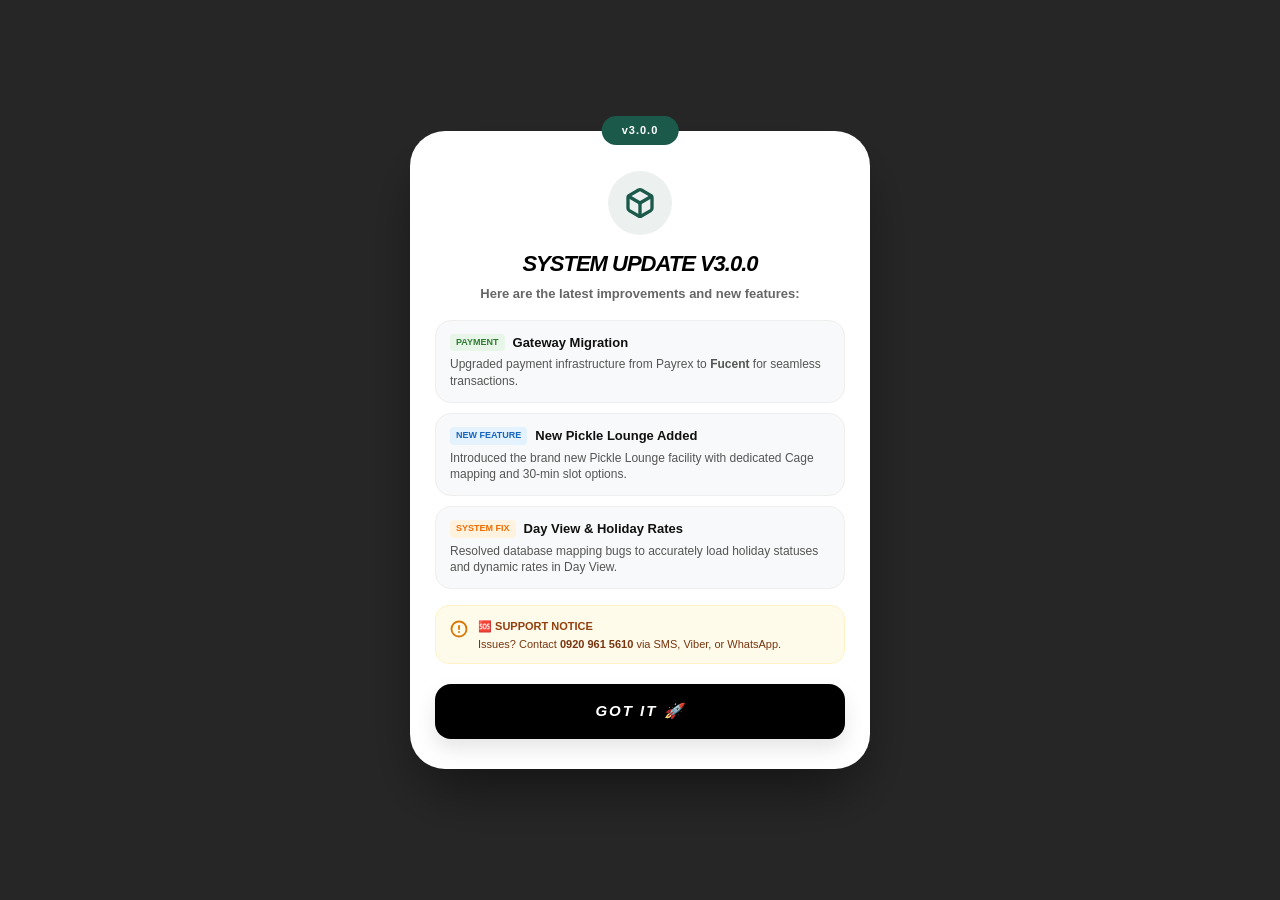
<file: User/index.html>
<!DOCTYPE html><html lang="en"><head><meta charSet="utf-8"/><meta name="viewport" content="width=device-width, initial-scale=1"/><link rel="preload" href="/_next/static/media/e4af272ccee01ff0-s.p.woff2" as="font" crossorigin="" type="font/woff2"/><link rel="stylesheet" href="/_next/static/css/49d726b78171ffd4.css" crossorigin="" data-precedence="next"/><link rel="stylesheet" href="/_next/static/css/cb3c86fa47d2d123.css" crossorigin="" data-precedence="next"/><link rel="preload" as="script" fetchPriority="low" href="/_next/static/chunks/webpack-ed92fcdad927fcfd.js" crossorigin=""/><script src="/_next/static/chunks/fd9d1056-eb3a800ff8eac08c.js" async="" crossorigin=""></script><script src="/_next/static/chunks/69-d07f9da72736f803.js" async="" crossorigin=""></script><script src="/_next/static/chunks/main-app-0e9c067bbfa930b9.js" async="" crossorigin=""></script><script src="/_next/static/chunks/ad2866b8-121749ba816af299.js" async=""></script><script src="/_next/static/chunks/932-f16d9b14a5c8aff9.js" async=""></script><script src="/_next/static/chunks/489-1ac8a30e532b613f.js" async=""></script><script src="/_next/static/chunks/733-ac7b8c3cdba2762c.js" async=""></script><script src="/_next/static/chunks/584-30608113c761aa6b.js" async=""></script><script src="/_next/static/chunks/697-d05453315db154a4.js" async=""></script><script src="/_next/static/chunks/107-6e9040a224379c89.js" async=""></script><script src="/_next/static/chunks/613-711f090cae24e00d.js" async=""></script><script src="/_next/static/chunks/217-5ea4b49ea28ecb03.js" async=""></script><script src="/_next/static/chunks/268-04deecf411a86f05.js" async=""></script><script src="/_next/static/chunks/382-2ab3a0a1ff02cb57.js" async=""></script><script src="/_next/static/chunks/app/User/page-791cb3fe084e264d.js" async=""></script><meta name="format-detection" content="telephone=no, date=no, address=no, email=no"/><link rel="icon" href="/favicon.ico" type="image/x-icon" sizes="16x16"/><meta name="next-size-adjust"/><script src="/_next/static/chunks/polyfills-c67a75d1b6f99dc8.js" crossorigin="" noModule=""></script></head><body class="__className_d8ebd1"><main class="flex min-h-screen" style="background-color:white;padding:5px"><div class="Toastify"></div></main><script src="/_next/static/chunks/webpack-ed92fcdad927fcfd.js" crossorigin="" async=""></script><script>(self.__next_f=self.__next_f||[]).push([0]);self.__next_f.push([2,null])</script><script>self.__next_f.push([1,"1:HL[\"/_next/static/media/e4af272ccee01ff0-s.p.woff2\",\"font\",{\"crossOrigin\":\"\",\"type\":\"font/woff2\"}]\n2:HL[\"/_next/static/css/49d726b78171ffd4.css\",\"style\",{\"crossOrigin\":\"\"}]\n0:\"$L3\"\n"])</script><script>self.__next_f.push([1,"4:HL[\"/_next/static/css/cb3c86fa47d2d123.css\",\"style\",{\"crossOrigin\":\"\"}]\n"])</script><script>self.__next_f.push([1,"5:I[47690,[],\"\"]\n7:I[77831,[],\"\"]\n"])</script><script>self.__next_f.push([1,"8:I[89456,[\"337\",\"static/chunks/ad2866b8-121749ba816af299.js\",\"932\",\"static/chunks/932-f16d9b14a5c8aff9.js\",\"489\",\"static/chunks/489-1ac8a30e532b613f.js\",\"733\",\"static/chunks/733-ac7b8c3cdba2762c.js\",\"584\",\"static/chunks/584-30608113c761aa6b.js\",\"697\",\"static/chunks/697-d05453315db154a4.js\",\"107\",\"static/chunks/107-6e9040a224379c89.js\",\"613\",\"static/chunks/613-711f090cae24e00d.js\",\"217\",\"static/chunks/217-5ea4b49ea28ecb03.js\",\"268\",\"static/chunks/268-04deecf411a86f05.js\",\"382\",\"static/chunks/382-2ab3a0a1ff02cb57.js\",\"468\",\"static/chunks/app/User/page-791cb3fe084e264d.js\"],\"\"]\n"])</script><script>self.__next_f.push([1,"9:I[5613,[],\"\"]\na:I[31778,[],\"\"]\nc:I[48955,[],\"\"]\nd:[]\n"])</script><script>self.__next_f.push([1,"3:[[[\"$\",\"link\",\"0\",{\"rel\":\"stylesheet\",\"href\":\"/_next/static/css/49d726b78171ffd4.css\",\"precedence\":\"next\",\"crossOrigin\":\"\"}]],[\"$\",\"$L5\",null,{\"buildId\":\"3vYChaglMhCAbm7PM6kwh\",\"assetPrefix\":\"\",\"initialCanonicalUrl\":\"/User/\",\"initialTree\":[\"\",{\"children\":[\"User\",{\"children\":[\"__PAGE__\",{}]}]},\"$undefined\",\"$undefined\",true],\"initialSeedData\":[\"\",{\"children\":[\"User\",{\"children\":[\"__PAGE__\",{},[\"$L6\",[\"$\",\"$L7\",null,{\"propsForComponent\":{\"params\":{}},\"Component\":\"$8\",\"isStaticGeneration\":true}],null]]},[\"$\",\"$L9\",null,{\"parallelRouterKey\":\"children\",\"segmentPath\":[\"children\",\"User\",\"children\"],\"loading\":\"$undefined\",\"loadingStyles\":\"$undefined\",\"loadingScripts\":\"$undefined\",\"hasLoading\":false,\"error\":\"$undefined\",\"errorStyles\":\"$undefined\",\"errorScripts\":\"$undefined\",\"template\":[\"$\",\"$La\",null,{}],\"templateStyles\":\"$undefined\",\"templateScripts\":\"$undefined\",\"notFound\":\"$undefined\",\"notFoundStyles\":\"$undefined\",\"styles\":[[\"$\",\"link\",\"0\",{\"rel\":\"stylesheet\",\"href\":\"/_next/static/css/cb3c86fa47d2d123.css\",\"precedence\":\"next\",\"crossOrigin\":\"\"}]]}]]},[null,[\"$\",\"html\",null,{\"lang\":\"en\",\"children\":[\"$\",\"body\",null,{\"className\":\"__className_d8ebd1\",\"children\":[\"$\",\"$L9\",null,{\"parallelRouterKey\":\"children\",\"segmentPath\":[\"children\"],\"loading\":\"$undefined\",\"loadingStyles\":\"$undefined\",\"loadingScripts\":\"$undefined\",\"hasLoading\":false,\"error\":\"$undefined\",\"errorStyles\":\"$undefined\",\"errorScripts\":\"$undefined\",\"template\":[\"$\",\"$La\",null,{}],\"templateStyles\":\"$undefined\",\"templateScripts\":\"$undefined\",\"notFound\":[[\"$\",\"title\",null,{\"children\":\"404: This page could not be found.\"}],[\"$\",\"div\",null,{\"style\":{\"fontFamily\":\"system-ui,\\\"Segoe UI\\\",Roboto,Helvetica,Arial,sans-serif,\\\"Apple Color Emoji\\\",\\\"Segoe UI Emoji\\\"\",\"height\":\"100vh\",\"textAlign\":\"center\",\"display\":\"flex\",\"flexDirection\":\"column\",\"alignItems\":\"center\",\"justifyContent\":\"center\"},\"children\":[\"$\",\"div\",null,{\"children\":[[\"$\",\"style\",null,{\"dangerouslySetInnerHTML\":{\"__html\":\"body{color:#000;background:#fff;margin:0}.next-error-h1{border-right:1px solid rgba(0,0,0,.3)}@media (prefers-color-scheme:dark){body{color:#fff;background:#000}.next-error-h1{border-right:1px solid rgba(255,255,255,.3)}}\"}}],[\"$\",\"h1\",null,{\"className\":\"next-error-h1\",\"style\":{\"display\":\"inline-block\",\"margin\":\"0 20px 0 0\",\"padding\":\"0 23px 0 0\",\"fontSize\":24,\"fontWeight\":500,\"verticalAlign\":\"top\",\"lineHeight\":\"49px\"},\"children\":\"404\"}],[\"$\",\"div\",null,{\"style\":{\"display\":\"inline-block\"},\"children\":[\"$\",\"h2\",null,{\"style\":{\"fontSize\":14,\"fontWeight\":400,\"lineHeight\":\"49px\",\"margin\":0},\"children\":\"This page could not be found.\"}]}]]}]}]],\"notFoundStyles\":[],\"styles\":null}]}]}],null]],\"initialHead\":[false,\"$Lb\"],\"globalErrorComponent\":\"$c\",\"missingSlots\":\"$Wd\"}]]\n"])</script><script>self.__next_f.push([1,"b:[[\"$\",\"meta\",\"0\",{\"name\":\"viewport\",\"content\":\"width=device-width, initial-scale=1\"}],[\"$\",\"meta\",\"1\",{\"charSet\":\"utf-8\"}],[\"$\",\"meta\",\"2\",{\"name\":\"format-detection\",\"content\":\"telephone=no, date=no, address=no, email=no\"}],[\"$\",\"link\",\"3\",{\"rel\":\"icon\",\"href\":\"/favicon.ico\",\"type\":\"image/x-icon\",\"sizes\":\"16x16\"}],[\"$\",\"meta\",\"4\",{\"name\":\"next-size-adjust\"}]]\n6:null\n"])</script><script>self.__next_f.push([1,""])</script></body></html>
</file>
<file: _next/static/css/49d726b78171ffd4.css>
@font-face{font-family:__Inter_d8ebd1;font-style:normal;font-weight:100 900;font-display:swap;src:url(/_next/static/media/ba9851c3c22cd980-s.woff2) format("woff2");unicode-range:u+0460-052f,u+1c80-1c8a,u+20b4,u+2de0-2dff,u+a640-a69f,u+fe2e-fe2f}@font-face{font-family:__Inter_d8ebd1;font-style:normal;font-weight:100 900;font-display:swap;src:url(/_next/static/media/21350d82a1f187e9-s.woff2) format("woff2");unicode-range:u+0301,u+0400-045f,u+0490-0491,u+04b0-04b1,u+2116}@font-face{font-family:__Inter_d8ebd1;font-style:normal;font-weight:100 900;font-display:swap;src:url(/_next/static/media/c5fe6dc8356a8c31-s.woff2) format("woff2");unicode-range:u+1f??}@font-face{font-family:__Inter_d8ebd1;font-style:normal;font-weight:100 900;font-display:swap;src:url(/_next/static/media/19cfc7226ec3afaa-s.woff2) format("woff2");unicode-range:u+0370-0377,u+037a-037f,u+0384-038a,u+038c,u+038e-03a1,u+03a3-03ff}@font-face{font-family:__Inter_d8ebd1;font-style:normal;font-weight:100 900;font-display:swap;src:url(/_next/static/media/df0a9ae256c0569c-s.woff2) format("woff2");unicode-range:u+0102-0103,u+0110-0111,u+0128-0129,u+0168-0169,u+01a0-01a1,u+01af-01b0,u+0300-0301,u+0303-0304,u+0308-0309,u+0323,u+0329,u+1ea0-1ef9,u+20ab}@font-face{font-family:__Inter_d8ebd1;font-style:normal;font-weight:100 900;font-display:swap;src:url(/_next/static/media/8e9860b6e62d6359-s.woff2) format("woff2");unicode-range:u+0100-02ba,u+02bd-02c5,u+02c7-02cc,u+02ce-02d7,u+02dd-02ff,u+0304,u+0308,u+0329,u+1d00-1dbf,u+1e00-1e9f,u+1ef2-1eff,u+2020,u+20a0-20ab,u+20ad-20c4,u+2113,u+2c60-2c7f,u+a720-a7ff}@font-face{font-family:__Inter_d8ebd1;font-style:normal;font-weight:100 900;font-display:swap;src:url(/_next/static/media/e4af272ccee01ff0-s.p.woff2) format("woff2");unicode-range:u+00??,u+0131,u+0152-0153,u+02bb-02bc,u+02c6,u+02da,u+02dc,u+0304,u+0308,u+0329,u+2000-206f,u+20ac,u+2122,u+2191,u+2193,u+2212,u+2215,u+feff,u+fffd}@font-face{font-family:__Inter_Fallback_d8ebd1;src:local("Arial");ascent-override:90.20%;descent-override:22.48%;line-gap-override:0.00%;size-adjust:107.40%}.__className_d8ebd1{font-family:__Inter_d8ebd1,__Inter_Fallback_d8ebd1;font-style:normal}

/*
! tailwindcss v3.4.1 | MIT License | https://tailwindcss.com
*/*,:after,:before{box-sizing:border-box;border:0 solid #e5e7eb}:after,:before{--tw-content:""}:host,html{line-height:1.5;-webkit-text-size-adjust:100%;-moz-tab-size:4;-o-tab-size:4;tab-size:4;font-family:ui-sans-serif,system-ui,sans-serif,Apple Color Emoji,Segoe UI Emoji,Segoe UI Symbol,Noto Color Emoji;font-feature-settings:normal;font-variation-settings:normal;-webkit-tap-highlight-color:transparent}body{margin:0;line-height:inherit}hr{height:0;color:inherit;border-top-width:1px}abbr:where([title]){-webkit-text-decoration:underline dotted;text-decoration:underline dotted}h1,h2,h3,h4,h5,h6{font-size:inherit;font-weight:inherit}a{color:inherit;text-decoration:inherit}b,strong{font-weight:bolder}code,kbd,pre,samp{font-family:ui-monospace,SFMono-Regular,Menlo,Monaco,Consolas,Liberation Mono,Courier New,monospace;font-feature-settings:normal;font-variation-settings:normal;font-size:1em}small{font-size:80%}sub,sup{font-size:75%;line-height:0;position:relative;vertical-align:baseline}sub{bottom:-.25em}sup{top:-.5em}table{text-indent:0;border-color:inherit;border-collapse:collapse}button,input,optgroup,select,textarea{font-family:inherit;font-feature-settings:inherit;font-variation-settings:inherit;font-size:100%;font-weight:inherit;line-height:inherit;color:inherit;margin:0;padding:0}button,select{text-transform:none}[type=button],[type=reset],[type=submit],button{-webkit-appearance:button;background-color:transparent;background-image:none}:-moz-focusring{outline:auto}:-moz-ui-invalid{box-shadow:none}progress{vertical-align:baseline}::-webkit-inner-spin-button,::-webkit-outer-spin-button{height:auto}[type=search]{-webkit-appearance:textfield;outline-offset:-2px}::-webkit-search-decoration{-webkit-appearance:none}::-webkit-file-upload-button{-webkit-appearance:button;font:inherit}summary{display:list-item}blockquote,dd,dl,figure,h1,h2,h3,h4,h5,h6,hr,p,pre{margin:0}fieldset{margin:0}fieldset,legend{padding:0}menu,ol,ul{list-style:none;margin:0;padding:0}dialog{padding:0}textarea{resize:vertical}input::-moz-placeholder,textarea::-moz-placeholder{opacity:1;color:#9ca3af}input::placeholder,textarea::placeholder{opacity:1;color:#9ca3af}[role=button],button{cursor:pointer}:disabled{cursor:default}audio,canvas,embed,iframe,img,object,svg,video{display:block;vertical-align:middle}img,video{max-width:100%;height:auto}[hidden]{display:none}*,:after,:before{--tw-border-spacing-x:0;--tw-border-spacing-y:0;--tw-translate-x:0;--tw-translate-y:0;--tw-rotate:0;--tw-skew-x:0;--tw-skew-y:0;--tw-scale-x:1;--tw-scale-y:1;--tw-pan-x: ;--tw-pan-y: ;--tw-pinch-zoom: ;--tw-scroll-snap-strictness:proximity;--tw-gradient-from-position: ;--tw-gradient-via-position: ;--tw-gradient-to-position: ;--tw-ordinal: ;--tw-slashed-zero: ;--tw-numeric-figure: ;--tw-numeric-spacing: ;--tw-numeric-fraction: ;--tw-ring-inset: ;--tw-ring-offset-width:0px;--tw-ring-offset-color:#fff;--tw-ring-color:rgba(59,130,246,.5);--tw-ring-offset-shadow:0 0 #0000;--tw-ring-shadow:0 0 #0000;--tw-shadow:0 0 #0000;--tw-shadow-colored:0 0 #0000;--tw-blur: ;--tw-brightness: ;--tw-contrast: ;--tw-grayscale: ;--tw-hue-rotate: ;--tw-invert: ;--tw-saturate: ;--tw-sepia: ;--tw-drop-shadow: ;--tw-backdrop-blur: ;--tw-backdrop-brightness: ;--tw-backdrop-contrast: ;--tw-backdrop-grayscale: ;--tw-backdrop-hue-rotate: ;--tw-backdrop-invert: ;--tw-backdrop-opacity: ;--tw-backdrop-saturate: ;--tw-backdrop-sepia: }::backdrop{--tw-border-spacing-x:0;--tw-border-spacing-y:0;--tw-translate-x:0;--tw-translate-y:0;--tw-rotate:0;--tw-skew-x:0;--tw-skew-y:0;--tw-scale-x:1;--tw-scale-y:1;--tw-pan-x: ;--tw-pan-y: ;--tw-pinch-zoom: ;--tw-scroll-snap-strictness:proximity;--tw-gradient-from-position: ;--tw-gradient-via-position: ;--tw-gradient-to-position: ;--tw-ordinal: ;--tw-slashed-zero: ;--tw-numeric-figure: ;--tw-numeric-spacing: ;--tw-numeric-fraction: ;--tw-ring-inset: ;--tw-ring-offset-width:0px;--tw-ring-offset-color:#fff;--tw-ring-color:rgba(59,130,246,.5);--tw-ring-offset-shadow:0 0 #0000;--tw-ring-shadow:0 0 #0000;--tw-shadow:0 0 #0000;--tw-shadow-colored:0 0 #0000;--tw-blur: ;--tw-brightness: ;--tw-contrast: ;--tw-grayscale: ;--tw-hue-rotate: ;--tw-invert: ;--tw-saturate: ;--tw-sepia: ;--tw-drop-shadow: ;--tw-backdrop-blur: ;--tw-backdrop-brightness: ;--tw-backdrop-contrast: ;--tw-backdrop-grayscale: ;--tw-backdrop-hue-rotate: ;--tw-backdrop-invert: ;--tw-backdrop-opacity: ;--tw-backdrop-saturate: ;--tw-backdrop-sepia: }.container{width:100%}@media (min-width:640px){.container{max-width:640px}}@media (min-width:768px){.container{max-width:768px}}@media (min-width:1024px){.container{max-width:1024px}}@media (min-width:1280px){.container{max-width:1280px}}@media (min-width:1536px){.container{max-width:1536px}}.pointer-events-none{pointer-events:none}.visible{visibility:visible}.collapse{visibility:collapse}.fixed{position:fixed}.absolute{position:absolute}.relative{position:relative}.sticky{position:sticky}.inset-0{inset:0}.bottom-\[25\%\]{bottom:25%}.left-0{left:0}.right-1{right:.25rem}.right-1\.5{right:.375rem}.top-0{top:0}.top-1{top:.25rem}.top-1\.5{top:.375rem}.top-1\/2{top:50%}.top-\[25\%\]{top:25%}.z-0{z-index:0}.z-10{z-index:10}.z-50{z-index:50}.col-span-2{grid-column:span 2/span 2}.mx-auto{margin-left:auto;margin-right:auto}.mb-1{margin-bottom:.25rem}.mb-2{margin-bottom:.5rem}.mb-3{margin-bottom:.75rem}.mb-4{margin-bottom:1rem}.mb-5{margin-bottom:1.25rem}.mb-6{margin-bottom:1.5rem}.mb-8{margin-bottom:2rem}.ml-1{margin-left:.25rem}.ml-2{margin-left:.5rem}.mt-1{margin-top:.25rem}.mt-2{margin-top:.5rem}.mt-3{margin-top:.75rem}.mt-4{margin-top:1rem}.mt-6{margin-top:1.5rem}.block{display:block}.inline-block{display:inline-block}.flex{display:flex}.table{display:table}.grid{display:grid}.hidden{display:none}.h-10{height:2.5rem}.h-12{height:3rem}.h-16{height:4rem}.h-24{height:6rem}.h-3{height:.75rem}.h-32{height:8rem}.h-4{height:1rem}.h-40{height:10rem}.h-5{height:1.25rem}.h-60{height:15rem}.h-7{height:1.75rem}.h-8{height:2rem}.h-9{height:2.25rem}.h-\[0\.5px\]{height:.5px}.h-\[250px\]{height:250px}.h-px{height:1px}.max-h-\[350px\]{max-height:350px}.max-h-\[450px\]{max-height:450px}.max-h-\[500px\]{max-height:500px}.max-h-\[85vh\]{max-height:85vh}.min-h-\[48px\]{min-height:48px}.min-h-screen{min-height:100vh}.w-1\/2{width:50%}.w-10{width:2.5rem}.w-12{width:3rem}.w-16{width:4rem}.w-24{width:6rem}.w-3{width:.75rem}.w-32{width:8rem}.w-4{width:1rem}.w-40{width:10rem}.w-5{width:1.25rem}.w-7{width:1.75rem}.w-\[120px\]{width:120px}.w-\[150px\]{width:150px}.w-\[90\%\]{width:90%}.w-full{width:100%}.w-max{width:-moz-max-content;width:max-content}.min-w-\[400px\]{min-width:400px}.min-w-\[600px\]{min-width:600px}.min-w-\[700px\]{min-width:700px}.min-w-\[800px\]{min-width:800px}.max-w-3xl{max-width:48rem}.max-w-\[140px\]{max-width:140px}.max-w-full{max-width:100%}.max-w-md{max-width:28rem}.max-w-sm{max-width:24rem}.max-w-xl{max-width:36rem}.max-w-xs{max-width:20rem}.flex-1{flex:1 1 0%}.shrink{flex-shrink:1}.shrink-0{flex-shrink:0}.table-auto{table-layout:auto}.border-collapse{border-collapse:collapse}.rotate-\[15deg\]{--tw-rotate:15deg}.rotate-\[15deg\],.transform{transform:translate(var(--tw-translate-x),var(--tw-translate-y)) rotate(var(--tw-rotate)) skewX(var(--tw-skew-x)) skewY(var(--tw-skew-y)) scaleX(var(--tw-scale-x)) scaleY(var(--tw-scale-y))}@keyframes bounce{0%,to{transform:translateY(-25%);animation-timing-function:cubic-bezier(.8,0,1,1)}50%{transform:none;animation-timing-function:cubic-bezier(0,0,.2,1)}}.animate-bounce{animation:bounce 1s infinite}@keyframes ping{75%,to{transform:scale(2);opacity:0}}.animate-ping{animation:ping 1s cubic-bezier(0,0,.2,1) infinite}@keyframes pulse{50%{opacity:.5}}.animate-pulse{animation:pulse 2s cubic-bezier(.4,0,.6,1) infinite}@keyframes spin{to{transform:rotate(1turn)}}.animate-spin{animation:spin 1s linear infinite}.cursor-not-allowed{cursor:not-allowed}.cursor-pointer{cursor:pointer}.select-none{-webkit-user-select:none;-moz-user-select:none;user-select:none}.resize-none{resize:none}.resize{resize:both}.grid-cols-1{grid-template-columns:repeat(1,minmax(0,1fr))}.grid-cols-2{grid-template-columns:repeat(2,minmax(0,1fr))}.grid-cols-3{grid-template-columns:repeat(3,minmax(0,1fr))}.grid-cols-7{grid-template-columns:repeat(7,minmax(0,1fr))}.flex-col{flex-direction:column}.flex-wrap{flex-wrap:wrap}.items-start{align-items:flex-start}.items-end{align-items:flex-end}.items-center{align-items:center}.justify-start{justify-content:flex-start}.justify-end{justify-content:flex-end}.justify-center{justify-content:center}.justify-between{justify-content:space-between}.gap-1{gap:.25rem}.gap-2{gap:.5rem}.gap-3{gap:.75rem}.gap-4{gap:1rem}.gap-6{gap:1.5rem}.space-x-3>:not([hidden])~:not([hidden]){--tw-space-x-reverse:0;margin-right:calc(.75rem * var(--tw-space-x-reverse));margin-left:calc(.75rem * calc(1 - var(--tw-space-x-reverse)))}.space-y-1>:not([hidden])~:not([hidden]){--tw-space-y-reverse:0;margin-top:calc(.25rem * calc(1 - var(--tw-space-y-reverse)));margin-bottom:calc(.25rem * var(--tw-space-y-reverse))}.space-y-1\.5>:not([hidden])~:not([hidden]){--tw-space-y-reverse:0;margin-top:calc(.375rem * calc(1 - var(--tw-space-y-reverse)));margin-bottom:calc(.375rem * var(--tw-space-y-reverse))}.space-y-2>:not([hidden])~:not([hidden]){--tw-space-y-reverse:0;margin-top:calc(.5rem * calc(1 - var(--tw-space-y-reverse)));margin-bottom:calc(.5rem * var(--tw-space-y-reverse))}.space-y-2\.5>:not([hidden])~:not([hidden]){--tw-space-y-reverse:0;margin-top:calc(.625rem * calc(1 - var(--tw-space-y-reverse)));margin-bottom:calc(.625rem * var(--tw-space-y-reverse))}.space-y-3>:not([hidden])~:not([hidden]){--tw-space-y-reverse:0;margin-top:calc(.75rem * calc(1 - var(--tw-space-y-reverse)));margin-bottom:calc(.75rem * var(--tw-space-y-reverse))}.space-y-4>:not([hidden])~:not([hidden]){--tw-space-y-reverse:0;margin-top:calc(1rem * calc(1 - var(--tw-space-y-reverse)));margin-bottom:calc(1rem * var(--tw-space-y-reverse))}.self-center{align-self:center}.overflow-auto{overflow:auto}.overflow-hidden{overflow:hidden}.overflow-x-auto{overflow-x:auto}.overflow-y-auto{overflow-y:auto}.whitespace-nowrap{white-space:nowrap}.break-all{word-break:break-all}.rounded{border-radius:.25rem}.rounded-2xl{border-radius:1rem}.rounded-\[2rem\]{border-radius:2rem}.rounded-\[5px\]{border-radius:5px}.rounded-full{border-radius:9999px}.rounded-lg{border-radius:.5rem}.rounded-md{border-radius:.375rem}.rounded-sm{border-radius:.125rem}.rounded-xl{border-radius:.75rem}.border{border-width:1px}.border-2{border-width:2px}.border-4{border-width:4px}.border-\[14px\]{border-width:14px}.border-\[15px\]{border-width:15px}.border-b{border-bottom-width:1px}.border-b-2{border-bottom-width:2px}.border-l{border-left-width:1px}.border-r{border-right-width:1px}.border-t{border-top-width:1px}.border-t-2{border-top-width:2px}.border-black{--tw-border-opacity:1;border-color:rgb(0 0 0/var(--tw-border-opacity))}.border-gray-100{--tw-border-opacity:1;border-color:rgb(243 244 246/var(--tw-border-opacity))}.border-gray-200{--tw-border-opacity:1;border-color:rgb(229 231 235/var(--tw-border-opacity))}.border-gray-300{--tw-border-opacity:1;border-color:rgb(209 213 219/var(--tw-border-opacity))}.border-gray-400{--tw-border-opacity:1;border-color:rgb(156 163 175/var(--tw-border-opacity))}.border-green-200{--tw-border-opacity:1;border-color:rgb(187 247 208/var(--tw-border-opacity))}.border-green-600{--tw-border-opacity:1;border-color:rgb(22 163 74/var(--tw-border-opacity))}.border-red-400{--tw-border-opacity:1;border-color:rgb(248 113 113/var(--tw-border-opacity))}.border-red-500{--tw-border-opacity:1;border-color:rgb(239 68 68/var(--tw-border-opacity))}.border-red-800{--tw-border-opacity:1;border-color:rgb(153 27 27/var(--tw-border-opacity))}.border-white\/10{border-color:hsla(0,0%,100%,.1)}.border-white\/20{border-color:hsla(0,0%,100%,.2)}.border-white\/30{border-color:hsla(0,0%,100%,.3)}.border-zinc-200{--tw-border-opacity:1;border-color:rgb(228 228 231/var(--tw-border-opacity))}.border-zinc-300{--tw-border-opacity:1;border-color:rgb(212 212 216/var(--tw-border-opacity))}.border-zinc-400{--tw-border-opacity:1;border-color:rgb(161 161 170/var(--tw-border-opacity))}.border-zinc-700{--tw-border-opacity:1;border-color:rgb(63 63 70/var(--tw-border-opacity))}.border-t-blue-500{--tw-border-opacity:1;border-top-color:rgb(59 130 246/var(--tw-border-opacity))}.border-t-white{--tw-border-opacity:1;border-top-color:rgb(255 255 255/var(--tw-border-opacity))}.bg-\[\#1a1a1a\]{--tw-bg-opacity:1;background-color:rgb(26 26 26/var(--tw-bg-opacity))}.bg-black{--tw-bg-opacity:1;background-color:rgb(0 0 0/var(--tw-bg-opacity))}.bg-black\/30{background-color:rgba(0,0,0,.3)}.bg-black\/60{background-color:rgba(0,0,0,.6)}.bg-blue-400{--tw-bg-opacity:1;background-color:rgb(96 165 250/var(--tw-bg-opacity))}.bg-blue-500{--tw-bg-opacity:1;background-color:rgb(59 130 246/var(--tw-bg-opacity))}.bg-blue-600{--tw-bg-opacity:1;background-color:rgb(37 99 235/var(--tw-bg-opacity))}.bg-emerald-600{--tw-bg-opacity:1;background-color:rgb(5 150 105/var(--tw-bg-opacity))}.bg-gray-100{--tw-bg-opacity:1;background-color:rgb(243 244 246/var(--tw-bg-opacity))}.bg-gray-200{--tw-bg-opacity:1;background-color:rgb(229 231 235/var(--tw-bg-opacity))}.bg-gray-300{--tw-bg-opacity:1;background-color:rgb(209 213 219/var(--tw-bg-opacity))}.bg-gray-400{--tw-bg-opacity:1;background-color:rgb(156 163 175/var(--tw-bg-opacity))}.bg-gray-50{--tw-bg-opacity:1;background-color:rgb(249 250 251/var(--tw-bg-opacity))}.bg-gray-500{--tw-bg-opacity:1;background-color:rgb(107 114 128/var(--tw-bg-opacity))}.bg-green-100{--tw-bg-opacity:1;background-color:rgb(220 252 231/var(--tw-bg-opacity))}.bg-green-400{--tw-bg-opacity:1;background-color:rgb(74 222 128/var(--tw-bg-opacity))}.bg-green-500{--tw-bg-opacity:1;background-color:rgb(34 197 94/var(--tw-bg-opacity))}.bg-green-600{--tw-bg-opacity:1;background-color:rgb(22 163 74/var(--tw-bg-opacity))}.bg-green-700{--tw-bg-opacity:1;background-color:rgb(21 128 61/var(--tw-bg-opacity))}.bg-pink-400{--tw-bg-opacity:1;background-color:rgb(244 114 182/var(--tw-bg-opacity))}.bg-red-50{--tw-bg-opacity:1;background-color:rgb(254 242 242/var(--tw-bg-opacity))}.bg-red-50\/60{background-color:hsla(0,86%,97%,.6)}.bg-red-500{--tw-bg-opacity:1;background-color:rgb(239 68 68/var(--tw-bg-opacity))}.bg-red-600{--tw-bg-opacity:1;background-color:rgb(220 38 38/var(--tw-bg-opacity))}.bg-red-700{--tw-bg-opacity:1;background-color:rgb(185 28 28/var(--tw-bg-opacity))}.bg-slate-900{--tw-bg-opacity:1;background-color:rgb(15 23 42/var(--tw-bg-opacity))}.bg-white{--tw-bg-opacity:1;background-color:rgb(255 255 255/var(--tw-bg-opacity))}.bg-white\/10{background-color:hsla(0,0%,100%,.1)}.bg-yellow-500{--tw-bg-opacity:1;background-color:rgb(234 179 8/var(--tw-bg-opacity))}.bg-zinc-100{--tw-bg-opacity:1;background-color:rgb(244 244 245/var(--tw-bg-opacity))}.bg-zinc-50{--tw-bg-opacity:1;background-color:rgb(250 250 250/var(--tw-bg-opacity))}.bg-zinc-800{--tw-bg-opacity:1;background-color:rgb(39 39 42/var(--tw-bg-opacity))}.bg-zinc-900{--tw-bg-opacity:1;background-color:rgb(24 24 27/var(--tw-bg-opacity))}.bg-opacity-40{--tw-bg-opacity:0.4}.bg-gradient-to-r{background-image:linear-gradient(to right,var(--tw-gradient-stops))}.from-green-600{--tw-gradient-from:#16a34a var(--tw-gradient-from-position);--tw-gradient-to:rgba(22,163,74,0) var(--tw-gradient-to-position);--tw-gradient-stops:var(--tw-gradient-from),var(--tw-gradient-to)}.to-green-500{--tw-gradient-to:#22c55e var(--tw-gradient-to-position)}.fill-blue-600{fill:#2563eb}.object-cover{-o-object-fit:cover;object-fit:cover}.p-0{padding:0}.p-1{padding:.25rem}.p-1\.5{padding:.375rem}.p-2{padding:.5rem}.p-2\.5{padding:.625rem}.p-3{padding:.75rem}.p-4{padding:1rem}.p-6{padding:1.5rem}.p-8{padding:2rem}.px-1{padding-left:.25rem;padding-right:.25rem}.px-1\.5{padding-left:.375rem;padding-right:.375rem}.px-2{padding-left:.5rem;padding-right:.5rem}.px-3{padding-left:.75rem;padding-right:.75rem}.px-4{padding-left:1rem;padding-right:1rem}.px-6{padding-left:1.5rem;padding-right:1.5rem}.px-8{padding-left:2rem;padding-right:2rem}.py-0{padding-top:0;padding-bottom:0}.py-0\.5{padding-top:.125rem;padding-bottom:.125rem}.py-1{padding-top:.25rem;padding-bottom:.25rem}.py-1\.5{padding-top:.375rem;padding-bottom:.375rem}.py-2{padding-top:.5rem;padding-bottom:.5rem}.py-2\.5{padding-top:.625rem;padding-bottom:.625rem}.py-3{padding-top:.75rem;padding-bottom:.75rem}.py-4{padding-top:1rem;padding-bottom:1rem}.py-6{padding-top:1.5rem;padding-bottom:1.5rem}.pb-1{padding-bottom:.25rem}.pb-6{padding-bottom:1.5rem}.pt-2{padding-top:.5rem}.text-left{text-align:left}.text-center{text-align:center}.text-right{text-align:right}.font-mono{font-family:ui-monospace,SFMono-Regular,Menlo,Monaco,Consolas,Liberation Mono,Courier New,monospace}.font-sans{font-family:ui-sans-serif,system-ui,sans-serif,Apple Color Emoji,Segoe UI Emoji,Segoe UI Symbol,Noto Color Emoji}.text-2xl{font-size:1.5rem;line-height:2rem}.text-3xl{font-size:1.875rem;line-height:2.25rem}.text-\[10px\]{font-size:10px}.text-\[11px\]{font-size:11px}.text-\[8px\]{font-size:8px}.text-\[9px\]{font-size:9px}.text-base{font-size:1rem;line-height:1.5rem}.text-lg{font-size:1.125rem;line-height:1.75rem}.text-sm{font-size:.875rem;line-height:1.25rem}.text-xl{font-size:1.25rem;line-height:1.75rem}.text-xs{font-size:.75rem;line-height:1rem}.font-black{font-weight:900}.font-bold{font-weight:700}.font-extrabold{font-weight:800}.font-light{font-weight:300}.font-medium{font-weight:500}.font-normal{font-weight:400}.font-semibold{font-weight:600}.uppercase{text-transform:uppercase}.capitalize{text-transform:capitalize}.italic{font-style:italic}.leading-relaxed{line-height:1.625}.leading-snug{line-height:1.375}.tracking-\[0\.25em\]{letter-spacing:.25em}.tracking-\[0\.3em\]{letter-spacing:.3em}.tracking-tight{letter-spacing:-.025em}.tracking-tighter{letter-spacing:-.05em}.tracking-wider{letter-spacing:.05em}.tracking-widest{letter-spacing:.1em}.text-black{--tw-text-opacity:1;color:rgb(0 0 0/var(--tw-text-opacity))}.text-blue-600{--tw-text-opacity:1;color:rgb(37 99 235/var(--tw-text-opacity))}.text-blue-700{--tw-text-opacity:1;color:rgb(29 78 216/var(--tw-text-opacity))}.text-blue-800{--tw-text-opacity:1;color:rgb(30 64 175/var(--tw-text-opacity))}.text-gray-200{--tw-text-opacity:1;color:rgb(229 231 235/var(--tw-text-opacity))}.text-gray-400{--tw-text-opacity:1;color:rgb(156 163 175/var(--tw-text-opacity))}.text-gray-500{--tw-text-opacity:1;color:rgb(107 114 128/var(--tw-text-opacity))}.text-gray-600{--tw-text-opacity:1;color:rgb(75 85 99/var(--tw-text-opacity))}.text-gray-700{--tw-text-opacity:1;color:rgb(55 65 81/var(--tw-text-opacity))}.text-gray-800{--tw-text-opacity:1;color:rgb(31 41 55/var(--tw-text-opacity))}.text-gray-900{--tw-text-opacity:1;color:rgb(17 24 39/var(--tw-text-opacity))}.text-green-600{--tw-text-opacity:1;color:rgb(22 163 74/var(--tw-text-opacity))}.text-green-700{--tw-text-opacity:1;color:rgb(21 128 61/var(--tw-text-opacity))}.text-green-800{--tw-text-opacity:1;color:rgb(22 101 52/var(--tw-text-opacity))}.text-red-500{--tw-text-opacity:1;color:rgb(239 68 68/var(--tw-text-opacity))}.text-red-600{--tw-text-opacity:1;color:rgb(220 38 38/var(--tw-text-opacity))}.text-red-700{--tw-text-opacity:1;color:rgb(185 28 28/var(--tw-text-opacity))}.text-red-900{--tw-text-opacity:1;color:rgb(127 29 29/var(--tw-text-opacity))}.text-white{--tw-text-opacity:1;color:rgb(255 255 255/var(--tw-text-opacity))}.text-white\/70{color:hsla(0,0%,100%,.7)}.text-white\/80{color:hsla(0,0%,100%,.8)}.text-zinc-400{--tw-text-opacity:1;color:rgb(161 161 170/var(--tw-text-opacity))}.text-zinc-500{--tw-text-opacity:1;color:rgb(113 113 122/var(--tw-text-opacity))}.text-zinc-600{--tw-text-opacity:1;color:rgb(82 82 91/var(--tw-text-opacity))}.text-zinc-800{--tw-text-opacity:1;color:rgb(39 39 42/var(--tw-text-opacity))}.text-zinc-900{--tw-text-opacity:1;color:rgb(24 24 27/var(--tw-text-opacity))}.underline{text-decoration-line:underline}.decoration-double{text-decoration-style:double}.decoration-2{text-decoration-thickness:2px}.underline-offset-4{text-underline-offset:4px}.accent-red-500{accent-color:#ef4444}.opacity-10{opacity:.1}.opacity-40{opacity:.4}.opacity-50{opacity:.5}.opacity-60{opacity:.6}.opacity-90{opacity:.9}.shadow{--tw-shadow:0 1px 3px 0 rgba(0,0,0,.1),0 1px 2px -1px rgba(0,0,0,.1);--tw-shadow-colored:0 1px 3px 0 var(--tw-shadow-color),0 1px 2px -1px var(--tw-shadow-color)}.shadow,.shadow-2xl{box-shadow:var(--tw-ring-offset-shadow,0 0 #0000),var(--tw-ring-shadow,0 0 #0000),var(--tw-shadow)}.shadow-2xl{--tw-shadow:0 25px 50px -12px rgba(0,0,0,.25);--tw-shadow-colored:0 25px 50px -12px var(--tw-shadow-color)}.shadow-\[0_0_40px_rgba\(255\2c 255\2c 255\2c 0\.3\)\]{--tw-shadow:0 0 40px hsla(0,0%,100%,.3);--tw-shadow-colored:0 0 40px var(--tw-shadow-color)}.shadow-\[0_0_40px_rgba\(255\2c 255\2c 255\2c 0\.3\)\],.shadow-inner{box-shadow:var(--tw-ring-offset-shadow,0 0 #0000),var(--tw-ring-shadow,0 0 #0000),var(--tw-shadow)}.shadow-inner{--tw-shadow:inset 0 2px 4px 0 rgba(0,0,0,.05);--tw-shadow-colored:inset 0 2px 4px 0 var(--tw-shadow-color)}.shadow-lg{--tw-shadow:0 10px 15px -3px rgba(0,0,0,.1),0 4px 6px -4px rgba(0,0,0,.1);--tw-shadow-colored:0 10px 15px -3px var(--tw-shadow-color),0 4px 6px -4px var(--tw-shadow-color)}.shadow-lg,.shadow-md{box-shadow:var(--tw-ring-offset-shadow,0 0 #0000),var(--tw-ring-shadow,0 0 #0000),var(--tw-shadow)}.shadow-md{--tw-shadow:0 4px 6px -1px rgba(0,0,0,.1),0 2px 4px -2px rgba(0,0,0,.1);--tw-shadow-colored:0 4px 6px -1px var(--tw-shadow-color),0 2px 4px -2px var(--tw-shadow-color)}.shadow-sm{--tw-shadow:0 1px 2px 0 rgba(0,0,0,.05);--tw-shadow-colored:0 1px 2px 0 var(--tw-shadow-color)}.shadow-sm,.shadow-xl{box-shadow:var(--tw-ring-offset-shadow,0 0 #0000),var(--tw-ring-shadow,0 0 #0000),var(--tw-shadow)}.shadow-xl{--tw-shadow:0 20px 25px -5px rgba(0,0,0,.1),0 8px 10px -6px rgba(0,0,0,.1);--tw-shadow-colored:0 20px 25px -5px var(--tw-shadow-color),0 8px 10px -6px var(--tw-shadow-color)}.outline-none{outline:2px solid transparent;outline-offset:2px}.outline{outline-style:solid}.ring-1{--tw-ring-offset-shadow:var(--tw-ring-inset) 0 0 0 var(--tw-ring-offset-width) var(--tw-ring-offset-color);--tw-ring-shadow:var(--tw-ring-inset) 0 0 0 calc(1px + var(--tw-ring-offset-width)) var(--tw-ring-color)}.ring-1,.ring-2{box-shadow:var(--tw-ring-offset-shadow),var(--tw-ring-shadow),var(--tw-shadow,0 0 #0000)}.ring-2{--tw-ring-offset-shadow:var(--tw-ring-inset) 0 0 0 var(--tw-ring-offset-width) var(--tw-ring-offset-color);--tw-ring-shadow:var(--tw-ring-inset) 0 0 0 calc(2px + var(--tw-ring-offset-width)) var(--tw-ring-color)}.ring-green-50{--tw-ring-opacity:1;--tw-ring-color:rgb(240 253 244/var(--tw-ring-opacity))}.ring-red-300{--tw-ring-opacity:1;--tw-ring-color:rgb(252 165 165/var(--tw-ring-opacity))}.ring-red-50{--tw-ring-opacity:1;--tw-ring-color:rgb(254 242 242/var(--tw-ring-opacity))}.blur{--tw-blur:blur(8px)}.blur,.drop-shadow-sm{filter:var(--tw-blur) var(--tw-brightness) var(--tw-contrast) var(--tw-grayscale) var(--tw-hue-rotate) var(--tw-invert) var(--tw-saturate) var(--tw-sepia) var(--tw-drop-shadow)}.drop-shadow-sm{--tw-drop-shadow:drop-shadow(0 1px 1px rgba(0,0,0,.05))}.drop-shadow-xl{--tw-drop-shadow:drop-shadow(0 20px 13px rgba(0,0,0,.03)) drop-shadow(0 8px 5px rgba(0,0,0,.08))}.drop-shadow-xl,.filter{filter:var(--tw-blur) var(--tw-brightness) var(--tw-contrast) var(--tw-grayscale) var(--tw-hue-rotate) var(--tw-invert) var(--tw-saturate) var(--tw-sepia) var(--tw-drop-shadow)}.backdrop-blur-md{--tw-backdrop-blur:blur(12px)}.backdrop-blur-md,.backdrop-blur-xl{backdrop-filter:var(--tw-backdrop-blur) var(--tw-backdrop-brightness) var(--tw-backdrop-contrast) var(--tw-backdrop-grayscale) var(--tw-backdrop-hue-rotate) var(--tw-backdrop-invert) var(--tw-backdrop-opacity) var(--tw-backdrop-saturate) var(--tw-backdrop-sepia)}.backdrop-blur-xl{--tw-backdrop-blur:blur(24px)}.transition{transition-property:color,background-color,border-color,text-decoration-color,fill,stroke,opacity,box-shadow,transform,filter,backdrop-filter;transition-timing-function:cubic-bezier(.4,0,.2,1);transition-duration:.15s}.transition-all{transition-property:all;transition-timing-function:cubic-bezier(.4,0,.2,1);transition-duration:.15s}.transition-colors{transition-property:color,background-color,border-color,text-decoration-color,fill,stroke;transition-timing-function:cubic-bezier(.4,0,.2,1);transition-duration:.15s}.transition-opacity{transition-property:opacity;transition-timing-function:cubic-bezier(.4,0,.2,1)}.duration-150,.transition-opacity{transition-duration:.15s}.ease-in-out{transition-timing-function:cubic-bezier(.4,0,.2,1)}:root{--foreground-rgb:0,0,0;--background-start-rgb:214,219,220;--background-end-rgb:255,255,255}@media (prefers-color-scheme:dark){:root{--foreground-rgb:255,255,255;--background-start-rgb:0,0,0;--background-end-rgb:0,0,0}}body{color:rgb(var(--foreground-rgb));background:linear-gradient(to bottom,transparent,rgb(var(--background-end-rgb))) rgb(var(--background-start-rgb))}.hover\:bg-blue-600:hover{--tw-bg-opacity:1;background-color:rgb(37 99 235/var(--tw-bg-opacity))}.hover\:bg-blue-700:hover{--tw-bg-opacity:1;background-color:rgb(29 78 216/var(--tw-bg-opacity))}.hover\:bg-emerald-700:hover{--tw-bg-opacity:1;background-color:rgb(4 120 87/var(--tw-bg-opacity))}.hover\:bg-gray-100:hover{--tw-bg-opacity:1;background-color:rgb(243 244 246/var(--tw-bg-opacity))}.hover\:bg-gray-200:hover{--tw-bg-opacity:1;background-color:rgb(229 231 235/var(--tw-bg-opacity))}.hover\:bg-gray-300:hover{--tw-bg-opacity:1;background-color:rgb(209 213 219/var(--tw-bg-opacity))}.hover\:bg-gray-400:hover{--tw-bg-opacity:1;background-color:rgb(156 163 175/var(--tw-bg-opacity))}.hover\:bg-gray-50:hover{--tw-bg-opacity:1;background-color:rgb(249 250 251/var(--tw-bg-opacity))}.hover\:bg-gray-500:hover{--tw-bg-opacity:1;background-color:rgb(107 114 128/var(--tw-bg-opacity))}.hover\:bg-green-700:hover{--tw-bg-opacity:1;background-color:rgb(21 128 61/var(--tw-bg-opacity))}.hover\:bg-green-800:hover{--tw-bg-opacity:1;background-color:rgb(22 101 52/var(--tw-bg-opacity))}.hover\:bg-red-100:hover{--tw-bg-opacity:1;background-color:rgb(254 226 226/var(--tw-bg-opacity))}.hover\:bg-red-50:hover{--tw-bg-opacity:1;background-color:rgb(254 242 242/var(--tw-bg-opacity))}.hover\:bg-red-600:hover{--tw-bg-opacity:1;background-color:rgb(220 38 38/var(--tw-bg-opacity))}.hover\:bg-red-700:hover{--tw-bg-opacity:1;background-color:rgb(185 28 28/var(--tw-bg-opacity))}.hover\:bg-zinc-100:hover{--tw-bg-opacity:1;background-color:rgb(244 244 245/var(--tw-bg-opacity))}.hover\:opacity-80:hover{opacity:.8}.hover\:opacity-90:hover{opacity:.9}.focus\:border-black:focus{--tw-border-opacity:1;border-color:rgb(0 0 0/var(--tw-border-opacity))}.focus\:outline-none:focus{outline:2px solid transparent;outline-offset:2px}.focus\:ring-2:focus{--tw-ring-offset-shadow:var(--tw-ring-inset) 0 0 0 var(--tw-ring-offset-width) var(--tw-ring-offset-color);--tw-ring-shadow:var(--tw-ring-inset) 0 0 0 calc(2px + var(--tw-ring-offset-width)) var(--tw-ring-color);box-shadow:var(--tw-ring-offset-shadow),var(--tw-ring-shadow),var(--tw-shadow,0 0 #0000)}.focus\:ring-blue-500:focus{--tw-ring-opacity:1;--tw-ring-color:rgb(59 130 246/var(--tw-ring-opacity))}.focus\:ring-red-500:focus{--tw-ring-opacity:1;--tw-ring-color:rgb(239 68 68/var(--tw-ring-opacity))}.active\:scale-95:active{--tw-scale-x:.95;--tw-scale-y:.95;transform:translate(var(--tw-translate-x),var(--tw-translate-y)) rotate(var(--tw-rotate)) skewX(var(--tw-skew-x)) skewY(var(--tw-skew-y)) scaleX(var(--tw-scale-x)) scaleY(var(--tw-scale-y))}.disabled\:bg-blue-200:disabled{--tw-bg-opacity:1;background-color:rgb(191 219 254/var(--tw-bg-opacity))}.disabled\:bg-zinc-400:disabled{--tw-bg-opacity:1;background-color:rgb(161 161 170/var(--tw-bg-opacity))}.group:hover .group-hover\:text-black{--tw-text-opacity:1;color:rgb(0 0 0/var(--tw-text-opacity))}@media (min-width:640px){.sm\:mb-10{margin-bottom:2.5rem}.sm\:mb-4{margin-bottom:1rem}.sm\:mb-6{margin-bottom:1.5rem}.sm\:mb-8{margin-bottom:2rem}.sm\:ml-auto{margin-left:auto}.sm\:mt-5{margin-top:1.25rem}.sm\:mt-6{margin-top:1.5rem}.sm\:inline{display:inline}.sm\:h-28{height:7rem}.sm\:h-36{height:9rem}.sm\:h-52{height:13rem}.sm\:h-72{height:18rem}.sm\:max-h-\[550px\]{max-height:550px}.sm\:w-24{width:6rem}.sm\:w-28{width:7rem}.sm\:w-36{width:9rem}.sm\:w-52{width:13rem}.sm\:w-\[135px\]{width:135px}.sm\:w-\[200px\]{width:200px}.sm\:w-auto{width:auto}.sm\:min-w-\[150px\]{min-width:150px}.sm\:max-w-lg{max-width:32rem}.sm\:flex-row{flex-direction:row}.sm\:flex-wrap{flex-wrap:wrap}.sm\:flex-nowrap{flex-wrap:nowrap}.sm\:items-start{align-items:flex-start}.sm\:items-center{align-items:center}.sm\:justify-between{justify-content:space-between}.sm\:gap-4{gap:1rem}.sm\:gap-6{gap:1.5rem}.sm\:rounded-\[2\.5rem\]{border-radius:2.5rem}.sm\:rounded-\[3rem\]{border-radius:3rem}.sm\:p-10{padding:2.5rem}.sm\:p-12{padding:3rem}.sm\:p-3{padding:.75rem}.sm\:p-4{padding:1rem}.sm\:p-6{padding:1.5rem}.sm\:p-8{padding:2rem}.sm\:px-0{padding-left:0;padding-right:0}.sm\:px-3{padding-left:.75rem;padding-right:.75rem}.sm\:px-4{padding-left:1rem;padding-right:1rem}.sm\:px-6{padding-left:1.5rem;padding-right:1.5rem}.sm\:py-2{padding-top:.5rem;padding-bottom:.5rem}.sm\:pb-8{padding-bottom:2rem}.sm\:text-left{text-align:left}.sm\:text-2xl{font-size:1.5rem;line-height:2rem}.sm\:text-3xl{font-size:1.875rem;line-height:2.25rem}.sm\:text-5xl{font-size:3rem;line-height:1}.sm\:text-\[10px\]{font-size:10px}.sm\:text-\[11px\]{font-size:11px}.sm\:text-\[12px\]{font-size:12px}.sm\:text-base{font-size:1rem;line-height:1.5rem}.sm\:text-lg{font-size:1.125rem;line-height:1.75rem}.sm\:text-sm{font-size:.875rem;line-height:1.25rem}.sm\:text-xl{font-size:1.25rem;line-height:1.75rem}.sm\:text-xs{font-size:.75rem;line-height:1rem}.sm\:tracking-\[0\.4em\]{letter-spacing:.4em}}@media (min-width:768px){.md\:col-span-1{grid-column:span 1/span 1}.md\:col-span-2{grid-column:span 2/span 2}.md\:w-56{width:14rem}.md\:grid-cols-2{grid-template-columns:repeat(2,minmax(0,1fr))}.md\:grid-cols-3{grid-template-columns:repeat(3,minmax(0,1fr))}.md\:flex-row{flex-direction:row}.md\:gap-6{gap:1.5rem}.md\:text-base{font-size:1rem;line-height:1.5rem}.md\:text-sm{font-size:.875rem;line-height:1.25rem}}@media (min-width:1024px){.lg\:grid-cols-2{grid-template-columns:repeat(2,minmax(0,1fr))}}@media (prefers-color-scheme:dark){.dark\:text-gray-200{--tw-text-opacity:1;color:rgb(229 231 235/var(--tw-text-opacity))}}
</file>
<file: _next/static/css/01940f08e34a0b53.css>
.custom-checkbox{display:inline-block;position:relative;cursor:pointer;-webkit-user-select:none;-moz-user-select:none;user-select:none}.custom-checkbox input{opacity:0;position:absolute}.checkmark{display:block;width:30px;height:30px;border-radius:5px;border:2px solid #000}.checkmark,.custom-checkbox input:checked+.checkmark{background-color:#000}.custom-checkbox input:checked+.checkmark:after{content:"";position:absolute;left:11.5px;top:6px;width:8px;height:14px;border:solid #fff;border-width:0 3px 3px 0;transform:rotate(45deg)}.remove-button{background-color:gray;color:#fff;border:none;padding:5px;font-size:16px;border-radius:4px;cursor:pointer;transition:background-color .3s}.remove-button:hover{background-color:#a9a9a9}.add-button{background-color:#add8e6;color:#fff;border:none;padding:5px;font-size:16px;border-radius:4px;cursor:pointer;transition:background-color .3s}.add-button:hover{background-color:#a9a9a9}.select-button{background-color:#add8e6;color:#fff;border:none;padding:5px;font-size:16px;border-radius:4px;cursor:pointer;transition:background-color .3s}.select-button:hover{background-color:#a9a9a9}.select-button1{background-color:#fff;color:#fff;border:none;padding:5px;font-size:16px;border-radius:4px;cursor:pointer;transition:background-color .3s}.select-button1:hover{background-color:#a9a9a9}.select-button2{background-color:#006cab;color:#fff;border:none;padding:5px;font-size:16px;border-radius:4px;cursor:pointer;transition:background-color .3s}.select-button2:hover{background-color:#000}.select-button5{color:#fff;border:none;padding:5px;font-size:16px;border-radius:4px;cursor:pointer;transition:opacity .3s;box-shadow:0 0 0 0 #000,2px 3px 5px 0 rgba(0,0,0,.5);opacity:1}.select-button5:hover{opacity:.4}.select-button6{color:#fff;border:none;padding:5px;font-size:16px;border-radius:4px;box-shadow:0 0 0 0 #000,2px 3px 5px 0 rgba(0,0,0,.5)}.select-button7{border:none;padding:10px;font-size:16px;cursor:pointer;transition:opacity .3s;opacity:1;transition:background-color .3s}.select-button7:hover{color:#fff;background-color:#8c8c8c}.checkmarkContainer{display:flex;justify-content:center;align-items:center;flex-direction:column;text-align:center;font-family:Arial,sans-serif;margin-top:50px}.animatedCheck{width:100px;height:100px;stroke-dasharray:0,100;stroke-dashoffset:0;animation:drawCheck 1s ease forwards}@keyframes drawCheck{0%{stroke-dasharray:0,100}to{stroke-dasharray:100,0}}.message{font-size:18px;color:#388e3c;font-weight:700;margin-top:10px}.select-button9{color:#fff;border:none;padding:5px;font-size:16px;cursor:pointer;transition:backgroundColor .3s}.select-button9:hover{background-color:#006cab}.select-button10{color:#fff;border:none;font-size:16px}.popoverContainer{position:relative}.popover{position:absolute;left:50%;bottom:80%;transform:translateX(-50%);background-color:#333;color:#fff;padding:10px;border-radius:5px;min-width:150px;box-shadow:0 4px 10px rgba(0,0,0,.2);z-index:999}.spinner{border:3px solid rgba(0,0,0,.1);border-top-color:#3498db;border-radius:50%;width:18px;height:18px;animation:spin .5s linear infinite;display:inline-block;vertical-align:middle}@keyframes spin{0%{transform:rotate(0deg)}to{transform:rotate(1turn)}}:root{--toastify-color-light:#fff;--toastify-color-dark:#121212;--toastify-color-info:#3498db;--toastify-color-success:#07bc0c;--toastify-color-warning:#f1c40f;--toastify-color-error:#e74c3c;--toastify-color-transparent:hsla(0,0%,100%,.7);--toastify-icon-color-info:var(--toastify-color-info);--toastify-icon-color-success:var(--toastify-color-success);--toastify-icon-color-warning:var(--toastify-color-warning);--toastify-icon-color-error:var(--toastify-color-error);--toastify-toast-width:320px;--toastify-toast-offset:16px;--toastify-toast-top:max(var(--toastify-toast-offset),env(safe-area-inset-top));--toastify-toast-right:max(var(--toastify-toast-offset),env(safe-area-inset-right));--toastify-toast-left:max(var(--toastify-toast-offset),env(safe-area-inset-left));--toastify-toast-bottom:max(var(--toastify-toast-offset),env(safe-area-inset-bottom));--toastify-toast-background:#fff;--toastify-toast-min-height:64px;--toastify-toast-max-height:800px;--toastify-toast-bd-radius:6px;--toastify-font-family:sans-serif;--toastify-z-index:9999;--toastify-text-color-light:#757575;--toastify-text-color-dark:#fff;--toastify-text-color-info:#fff;--toastify-text-color-success:#fff;--toastify-text-color-warning:#fff;--toastify-text-color-error:#fff;--toastify-spinner-color:#616161;--toastify-spinner-color-empty-area:#e0e0e0;--toastify-color-progress-light:linear-gradient(90deg,#4cd964,#5ac8fa,#007aff,#34aadc,#5856d6,#ff2d55);--toastify-color-progress-dark:#bb86fc;--toastify-color-progress-info:var(--toastify-color-info);--toastify-color-progress-success:var(--toastify-color-success);--toastify-color-progress-warning:var(--toastify-color-warning);--toastify-color-progress-error:var(--toastify-color-error);--toastify-color-progress-bgo:0.2}.Toastify__toast-container{z-index:var(--toastify-z-index);-webkit-transform:translateZ(var(--toastify-z-index));position:fixed;padding:4px;width:var(--toastify-toast-width);box-sizing:border-box;color:#fff}.Toastify__toast-container--top-left{top:var(--toastify-toast-top);left:var(--toastify-toast-left)}.Toastify__toast-container--top-center{top:var(--toastify-toast-top);left:50%;transform:translateX(-50%)}.Toastify__toast-container--top-right{top:var(--toastify-toast-top);right:var(--toastify-toast-right)}.Toastify__toast-container--bottom-left{bottom:var(--toastify-toast-bottom);left:var(--toastify-toast-left)}.Toastify__toast-container--bottom-center{bottom:var(--toastify-toast-bottom);left:50%;transform:translateX(-50%)}.Toastify__toast-container--bottom-right{bottom:var(--toastify-toast-bottom);right:var(--toastify-toast-right)}@media only screen and (max-width:480px){.Toastify__toast-container{width:100vw;padding:0;left:env(safe-area-inset-left);margin:0}.Toastify__toast-container--top-center,.Toastify__toast-container--top-left,.Toastify__toast-container--top-right{top:env(safe-area-inset-top);transform:translateX(0)}.Toastify__toast-container--bottom-center,.Toastify__toast-container--bottom-left,.Toastify__toast-container--bottom-right{bottom:env(safe-area-inset-bottom);transform:translateX(0)}.Toastify__toast-container--rtl{right:env(safe-area-inset-right);left:auto}}.Toastify__toast{--y:0;position:relative;touch-action:none;min-height:var(--toastify-toast-min-height);box-sizing:border-box;margin-bottom:1rem;padding:8px;border-radius:var(--toastify-toast-bd-radius);box-shadow:0 4px 12px rgba(0,0,0,.1);display:flex;justify-content:space-between;max-height:var(--toastify-toast-max-height);font-family:var(--toastify-font-family);cursor:default;direction:ltr;z-index:0;overflow:hidden}.Toastify__toast--stacked{position:absolute;width:100%;transform:translate3d(0,var(--y),0) scale(var(--s));transition:transform .3s}.Toastify__toast--stacked[data-collapsed] .Toastify__close-button,.Toastify__toast--stacked[data-collapsed] .Toastify__toast-body{transition:opacity .1s}.Toastify__toast--stacked[data-collapsed=false]{overflow:visible}.Toastify__toast--stacked[data-collapsed=true]:not(:last-child)>*{opacity:0}.Toastify__toast--stacked:after{content:"";position:absolute;left:0;right:0;height:calc(var(--g) * 1px);bottom:100%}.Toastify__toast--stacked[data-pos=top]{top:0}.Toastify__toast--stacked[data-pos=bot]{bottom:0}.Toastify__toast--stacked[data-pos=bot].Toastify__toast--stacked:before{transform-origin:top}.Toastify__toast--stacked[data-pos=top].Toastify__toast--stacked:before{transform-origin:bottom}.Toastify__toast--stacked:before{content:"";position:absolute;left:0;right:0;bottom:0;height:100%;transform:scaleY(3);z-index:-1}.Toastify__toast--rtl{direction:rtl}.Toastify__toast--close-on-click{cursor:pointer}.Toastify__toast-body{margin:auto 0;flex:1 1 auto;padding:6px;display:flex;align-items:center}.Toastify__toast-body>div:last-child{word-break:break-word;flex:1}.Toastify__toast-icon{margin-inline-end:10px;width:20px;flex-shrink:0;display:flex}.Toastify--animate{animation-fill-mode:both;animation-duration:.5s}.Toastify--animate-icon{animation-fill-mode:both;animation-duration:.3s}@media only screen and (max-width:480px){.Toastify__toast{margin-bottom:0;border-radius:0}}.Toastify__toast-theme--dark{background:var(--toastify-color-dark);color:var(--toastify-text-color-dark)}.Toastify__toast-theme--colored.Toastify__toast--default,.Toastify__toast-theme--light{background:var(--toastify-color-light);color:var(--toastify-text-color-light)}.Toastify__toast-theme--colored.Toastify__toast--info{color:var(--toastify-text-color-info);background:var(--toastify-color-info)}.Toastify__toast-theme--colored.Toastify__toast--success{color:var(--toastify-text-color-success);background:var(--toastify-color-success)}.Toastify__toast-theme--colored.Toastify__toast--warning{color:var(--toastify-text-color-warning);background:var(--toastify-color-warning)}.Toastify__toast-theme--colored.Toastify__toast--error{color:var(--toastify-text-color-error);background:var(--toastify-color-error)}.Toastify__progress-bar-theme--light{background:var(--toastify-color-progress-light)}.Toastify__progress-bar-theme--dark{background:var(--toastify-color-progress-dark)}.Toastify__progress-bar--info{background:var(--toastify-color-progress-info)}.Toastify__progress-bar--success{background:var(--toastify-color-progress-success)}.Toastify__progress-bar--warning{background:var(--toastify-color-progress-warning)}.Toastify__progress-bar--error{background:var(--toastify-color-progress-error)}.Toastify__progress-bar-theme--colored.Toastify__progress-bar--error,.Toastify__progress-bar-theme--colored.Toastify__progress-bar--info,.Toastify__progress-bar-theme--colored.Toastify__progress-bar--success,.Toastify__progress-bar-theme--colored.Toastify__progress-bar--warning{background:var(--toastify-color-transparent)}.Toastify__close-button{color:#fff;background:transparent;outline:none;border:none;padding:0;cursor:pointer;opacity:.7;transition:.3s ease;align-self:flex-start;z-index:1}.Toastify__close-button--light{color:#000;opacity:.3}.Toastify__close-button>svg{fill:currentColor;height:16px;width:14px}.Toastify__close-button:focus,.Toastify__close-button:hover{opacity:1}@keyframes Toastify__trackProgress{0%{transform:scaleX(1)}to{transform:scaleX(0)}}.Toastify__progress-bar{position:absolute;bottom:0;left:0;width:100%;height:100%;z-index:var(--toastify-z-index);opacity:.7;transform-origin:left;border-bottom-left-radius:var(--toastify-toast-bd-radius)}.Toastify__progress-bar--animated{animation:Toastify__trackProgress linear 1 forwards}.Toastify__progress-bar--controlled{transition:transform .2s}.Toastify__progress-bar--rtl{right:0;left:auto;transform-origin:right;border-bottom-left-radius:0;border-bottom-right-radius:var(--toastify-toast-bd-radius)}.Toastify__progress-bar--wrp{position:absolute;bottom:0;left:0;width:100%;height:5px;border-bottom-left-radius:var(--toastify-toast-bd-radius)}.Toastify__progress-bar--wrp[data-hidden=true]{opacity:0}.Toastify__progress-bar--bg{opacity:var(--toastify-color-progress-bgo);width:100%;height:100%}.Toastify__spinner{width:20px;height:20px;box-sizing:border-box;border:2px solid;border-radius:100%;border-color:var(--toastify-spinner-color-empty-area);border-right-color:var(--toastify-spinner-color);animation:Toastify__spin .65s linear infinite}@keyframes Toastify__bounceInRight{0%,60%,75%,90%,to{animation-timing-function:cubic-bezier(.215,.61,.355,1)}0%{opacity:0;transform:translate3d(3000px,0,0)}60%{opacity:1;transform:translate3d(-25px,0,0)}75%{transform:translate3d(10px,0,0)}90%{transform:translate3d(-5px,0,0)}to{transform:none}}@keyframes Toastify__bounceOutRight{20%{opacity:1;transform:translate3d(-20px,var(--y),0)}to{opacity:0;transform:translate3d(2000px,var(--y),0)}}@keyframes Toastify__bounceInLeft{0%,60%,75%,90%,to{animation-timing-function:cubic-bezier(.215,.61,.355,1)}0%{opacity:0;transform:translate3d(-3000px,0,0)}60%{opacity:1;transform:translate3d(25px,0,0)}75%{transform:translate3d(-10px,0,0)}90%{transform:translate3d(5px,0,0)}to{transform:none}}@keyframes Toastify__bounceOutLeft{20%{opacity:1;transform:translate3d(20px,var(--y),0)}to{opacity:0;transform:translate3d(-2000px,var(--y),0)}}@keyframes Toastify__bounceInUp{0%,60%,75%,90%,to{animation-timing-function:cubic-bezier(.215,.61,.355,1)}0%{opacity:0;transform:translate3d(0,3000px,0)}60%{opacity:1;transform:translate3d(0,-20px,0)}75%{transform:translate3d(0,10px,0)}90%{transform:translate3d(0,-5px,0)}to{transform:translateZ(0)}}@keyframes Toastify__bounceOutUp{20%{transform:translate3d(0,calc(var(--y) - 10px),0)}40%,45%{opacity:1;transform:translate3d(0,calc(var(--y) + 20px),0)}to{opacity:0;transform:translate3d(0,-2000px,0)}}@keyframes Toastify__bounceInDown{0%,60%,75%,90%,to{animation-timing-function:cubic-bezier(.215,.61,.355,1)}0%{opacity:0;transform:translate3d(0,-3000px,0)}60%{opacity:1;transform:translate3d(0,25px,0)}75%{transform:translate3d(0,-10px,0)}90%{transform:translate3d(0,5px,0)}to{transform:none}}@keyframes Toastify__bounceOutDown{20%{transform:translate3d(0,calc(var(--y) - 10px),0)}40%,45%{opacity:1;transform:translate3d(0,calc(var(--y) + 20px),0)}to{opacity:0;transform:translate3d(0,2000px,0)}}.Toastify__bounce-enter--bottom-left,.Toastify__bounce-enter--top-left{animation-name:Toastify__bounceInLeft}.Toastify__bounce-enter--bottom-right,.Toastify__bounce-enter--top-right{animation-name:Toastify__bounceInRight}.Toastify__bounce-enter--top-center{animation-name:Toastify__bounceInDown}.Toastify__bounce-enter--bottom-center{animation-name:Toastify__bounceInUp}.Toastify__bounce-exit--bottom-left,.Toastify__bounce-exit--top-left{animation-name:Toastify__bounceOutLeft}.Toastify__bounce-exit--bottom-right,.Toastify__bounce-exit--top-right{animation-name:Toastify__bounceOutRight}.Toastify__bounce-exit--top-center{animation-name:Toastify__bounceOutUp}.Toastify__bounce-exit--bottom-center{animation-name:Toastify__bounceOutDown}@keyframes Toastify__zoomIn{0%{opacity:0;transform:scale3d(.3,.3,.3)}50%{opacity:1}}@keyframes Toastify__zoomOut{0%{opacity:1}50%{opacity:0;transform:translate3d(0,var(--y),0) scale3d(.3,.3,.3)}to{opacity:0}}.Toastify__zoom-enter{animation-name:Toastify__zoomIn}.Toastify__zoom-exit{animation-name:Toastify__zoomOut}@keyframes Toastify__flipIn{0%{transform:perspective(400px) rotateX(90deg);animation-timing-function:ease-in;opacity:0}40%{transform:perspective(400px) rotateX(-20deg);animation-timing-function:ease-in}60%{transform:perspective(400px) rotateX(10deg);opacity:1}80%{transform:perspective(400px) rotateX(-5deg)}to{transform:perspective(400px)}}@keyframes Toastify__flipOut{0%{transform:translate3d(0,var(--y),0) perspective(400px)}30%{transform:translate3d(0,var(--y),0) perspective(400px) rotateX(-20deg);opacity:1}to{transform:translate3d(0,var(--y),0) perspective(400px) rotateX(90deg);opacity:0}}.Toastify__flip-enter{animation-name:Toastify__flipIn}.Toastify__flip-exit{animation-name:Toastify__flipOut}@keyframes Toastify__slideInRight{0%{transform:translate3d(110%,0,0);visibility:visible}to{transform:translate3d(0,var(--y),0)}}@keyframes Toastify__slideInLeft{0%{transform:translate3d(-110%,0,0);visibility:visible}to{transform:translate3d(0,var(--y),0)}}@keyframes Toastify__slideInUp{0%{transform:translate3d(0,110%,0);visibility:visible}to{transform:translate3d(0,var(--y),0)}}@keyframes Toastify__slideInDown{0%{transform:translate3d(0,-110%,0);visibility:visible}to{transform:translate3d(0,var(--y),0)}}@keyframes Toastify__slideOutRight{0%{transform:translate3d(0,var(--y),0)}to{visibility:hidden;transform:translate3d(110%,var(--y),0)}}@keyframes Toastify__slideOutLeft{0%{transform:translate3d(0,var(--y),0)}to{visibility:hidden;transform:translate3d(-110%,var(--y),0)}}@keyframes Toastify__slideOutDown{0%{transform:translate3d(0,var(--y),0)}to{visibility:hidden;transform:translate3d(0,500px,0)}}@keyframes Toastify__slideOutUp{0%{transform:translate3d(0,var(--y),0)}to{visibility:hidden;transform:translate3d(0,-500px,0)}}.Toastify__slide-enter--bottom-left,.Toastify__slide-enter--top-left{animation-name:Toastify__slideInLeft}.Toastify__slide-enter--bottom-right,.Toastify__slide-enter--top-right{animation-name:Toastify__slideInRight}.Toastify__slide-enter--top-center{animation-name:Toastify__slideInDown}.Toastify__slide-enter--bottom-center{animation-name:Toastify__slideInUp}.Toastify__slide-exit--bottom-left,.Toastify__slide-exit--top-left{animation-name:Toastify__slideOutLeft;animation-timing-function:ease-in;animation-duration:.3s}.Toastify__slide-exit--bottom-right,.Toastify__slide-exit--top-right{animation-name:Toastify__slideOutRight;animation-timing-function:ease-in;animation-duration:.3s}.Toastify__slide-exit--top-center{animation-name:Toastify__slideOutUp;animation-timing-function:ease-in;animation-duration:.3s}.Toastify__slide-exit--bottom-center{animation-name:Toastify__slideOutDown;animation-timing-function:ease-in;animation-duration:.3s}@keyframes Toastify__spin{0%{transform:rotate(0deg)}to{transform:rotate(1turn)}}
</file>
<file: _next/static/css/12cc9ebe02fc5e02.css>
.custom-checkbox{display:inline-block;position:relative;cursor:pointer;-webkit-user-select:none;-moz-user-select:none;user-select:none}.custom-checkbox input{opacity:0;position:absolute}.checkmark{display:block;width:30px;height:30px;border-radius:5px;border:2px solid #000}.checkmark,.custom-checkbox input:checked+.checkmark{background-color:#000}.custom-checkbox input:checked+.checkmark:after{content:"";position:absolute;left:11.5px;top:6px;width:8px;height:14px;border:solid #fff;border-width:0 3px 3px 0;transform:rotate(45deg)}.remove-button{background-color:gray;color:#fff;border:none;padding:5px;font-size:16px;border-radius:4px;cursor:pointer;transition:background-color .3s}.remove-button:hover{background-color:#a9a9a9}.add-button{background-color:#add8e6;color:#fff;border:none;padding:5px;font-size:16px;border-radius:4px;cursor:pointer;transition:background-color .3s}.add-button:hover{background-color:#a9a9a9}.select-button{background-color:#add8e6;color:#fff;border:none;padding:5px;font-size:16px;border-radius:4px;cursor:pointer;transition:background-color .3s}.select-button:hover{background-color:#a9a9a9}.select-button1{background-color:#fff;color:#fff;border:none;padding:5px;font-size:16px;border-radius:4px;cursor:pointer;transition:background-color .3s}.select-button1:hover{background-color:#a9a9a9}.select-button2{background-color:#006cab;color:#fff;border:none;padding:5px;font-size:16px;border-radius:4px;cursor:pointer;transition:background-color .3s}.select-button2:hover{background-color:#000}.select-button5{color:#fff;border:none;padding:5px;font-size:16px;border-radius:4px;cursor:pointer;transition:opacity .3s;box-shadow:0 0 0 0 #000,2px 3px 5px 0 rgba(0,0,0,.5);opacity:1}.select-button5:hover{opacity:.4}.select-button8{color:#fff;border:none;padding:5px;font-size:16px;border-radius:4px;cursor:pointer;transition:opacity .3s;box-shadow:0 0 0 0 #000,2px 3px 5px 0 rgba(0,0,0,.5);opacity:1}.select-button8:hover{opacity:.4}.select-button6{color:#fff;border:none;padding:5px;font-size:16px;border-radius:4px;box-shadow:0 0 0 0 #000,2px 3px 5px 0 rgba(0,0,0,.5)}.select-button7{border:none;padding:10px;font-size:16px;cursor:pointer;transition:opacity .3s;opacity:1;transition:background-color .3s}.select-button7:hover{color:#fff;background-color:#8c8c8c}.loader{border:16px solid #f3f3f3;border-top-color:#3498db;border-radius:50%;width:120px;height:120px;animation:spin 2s linear infinite}.spinner{border:3px solid rgba(0,0,0,.1);border-top-color:#3498db;border-radius:50%;width:18px;height:18px;animation:spin .5s linear infinite;display:inline-block;vertical-align:middle}@keyframes spin{0%{transform:rotate(0deg)}to{transform:rotate(1turn)}}.switch{position:relative;display:inline-block;width:60px;height:30px}.switch input{opacity:0;width:0;height:0}.slider{cursor:pointer;top:0;left:0;right:0;bottom:0;background-color:#ccc;border-radius:30px}.slider,.slider:before{position:absolute;transition:.4s}.slider:before{content:"";height:24px;width:24px;left:3px;bottom:3px;background-color:#fff;border-radius:50%}input:checked+.slider{background-color:#4caf50}input:checked+.slider:before{transform:translateX(30px)}.label{position:absolute;top:50%;left:70px;transform:translateY(-50%);font-size:16px;font-weight:700;color:#333}.popoverContainer{position:relative}.popover{position:absolute;left:50%;bottom:80%;transform:translateX(-50%);background-color:#333;color:#fff;padding:10px;border-radius:5px;min-width:150px;box-shadow:0 4px 10px rgba(0,0,0,.2);z-index:999}:root{--toastify-color-light:#fff;--toastify-color-dark:#121212;--toastify-color-info:#3498db;--toastify-color-success:#07bc0c;--toastify-color-warning:#f1c40f;--toastify-color-error:#e74c3c;--toastify-color-transparent:hsla(0,0%,100%,.7);--toastify-icon-color-info:var(--toastify-color-info);--toastify-icon-color-success:var(--toastify-color-success);--toastify-icon-color-warning:var(--toastify-color-warning);--toastify-icon-color-error:var(--toastify-color-error);--toastify-toast-width:320px;--toastify-toast-offset:16px;--toastify-toast-top:max(var(--toastify-toast-offset),env(safe-area-inset-top));--toastify-toast-right:max(var(--toastify-toast-offset),env(safe-area-inset-right));--toastify-toast-left:max(var(--toastify-toast-offset),env(safe-area-inset-left));--toastify-toast-bottom:max(var(--toastify-toast-offset),env(safe-area-inset-bottom));--toastify-toast-background:#fff;--toastify-toast-min-height:64px;--toastify-toast-max-height:800px;--toastify-toast-bd-radius:6px;--toastify-font-family:sans-serif;--toastify-z-index:9999;--toastify-text-color-light:#757575;--toastify-text-color-dark:#fff;--toastify-text-color-info:#fff;--toastify-text-color-success:#fff;--toastify-text-color-warning:#fff;--toastify-text-color-error:#fff;--toastify-spinner-color:#616161;--toastify-spinner-color-empty-area:#e0e0e0;--toastify-color-progress-light:linear-gradient(90deg,#4cd964,#5ac8fa,#007aff,#34aadc,#5856d6,#ff2d55);--toastify-color-progress-dark:#bb86fc;--toastify-color-progress-info:var(--toastify-color-info);--toastify-color-progress-success:var(--toastify-color-success);--toastify-color-progress-warning:var(--toastify-color-warning);--toastify-color-progress-error:var(--toastify-color-error);--toastify-color-progress-bgo:0.2}.Toastify__toast-container{z-index:var(--toastify-z-index);-webkit-transform:translateZ(var(--toastify-z-index));position:fixed;padding:4px;width:var(--toastify-toast-width);box-sizing:border-box;color:#fff}.Toastify__toast-container--top-left{top:var(--toastify-toast-top);left:var(--toastify-toast-left)}.Toastify__toast-container--top-center{top:var(--toastify-toast-top);left:50%;transform:translateX(-50%)}.Toastify__toast-container--top-right{top:var(--toastify-toast-top);right:var(--toastify-toast-right)}.Toastify__toast-container--bottom-left{bottom:var(--toastify-toast-bottom);left:var(--toastify-toast-left)}.Toastify__toast-container--bottom-center{bottom:var(--toastify-toast-bottom);left:50%;transform:translateX(-50%)}.Toastify__toast-container--bottom-right{bottom:var(--toastify-toast-bottom);right:var(--toastify-toast-right)}@media only screen and (max-width:480px){.Toastify__toast-container{width:100vw;padding:0;left:env(safe-area-inset-left);margin:0}.Toastify__toast-container--top-center,.Toastify__toast-container--top-left,.Toastify__toast-container--top-right{top:env(safe-area-inset-top);transform:translateX(0)}.Toastify__toast-container--bottom-center,.Toastify__toast-container--bottom-left,.Toastify__toast-container--bottom-right{bottom:env(safe-area-inset-bottom);transform:translateX(0)}.Toastify__toast-container--rtl{right:env(safe-area-inset-right);left:auto}}.Toastify__toast{--y:0;position:relative;touch-action:none;min-height:var(--toastify-toast-min-height);box-sizing:border-box;margin-bottom:1rem;padding:8px;border-radius:var(--toastify-toast-bd-radius);box-shadow:0 4px 12px rgba(0,0,0,.1);display:flex;justify-content:space-between;max-height:var(--toastify-toast-max-height);font-family:var(--toastify-font-family);cursor:default;direction:ltr;z-index:0;overflow:hidden}.Toastify__toast--stacked{position:absolute;width:100%;transform:translate3d(0,var(--y),0) scale(var(--s));transition:transform .3s}.Toastify__toast--stacked[data-collapsed] .Toastify__close-button,.Toastify__toast--stacked[data-collapsed] .Toastify__toast-body{transition:opacity .1s}.Toastify__toast--stacked[data-collapsed=false]{overflow:visible}.Toastify__toast--stacked[data-collapsed=true]:not(:last-child)>*{opacity:0}.Toastify__toast--stacked:after{content:"";position:absolute;left:0;right:0;height:calc(var(--g) * 1px);bottom:100%}.Toastify__toast--stacked[data-pos=top]{top:0}.Toastify__toast--stacked[data-pos=bot]{bottom:0}.Toastify__toast--stacked[data-pos=bot].Toastify__toast--stacked:before{transform-origin:top}.Toastify__toast--stacked[data-pos=top].Toastify__toast--stacked:before{transform-origin:bottom}.Toastify__toast--stacked:before{content:"";position:absolute;left:0;right:0;bottom:0;height:100%;transform:scaleY(3);z-index:-1}.Toastify__toast--rtl{direction:rtl}.Toastify__toast--close-on-click{cursor:pointer}.Toastify__toast-body{margin:auto 0;flex:1 1 auto;padding:6px;display:flex;align-items:center}.Toastify__toast-body>div:last-child{word-break:break-word;flex:1}.Toastify__toast-icon{margin-inline-end:10px;width:20px;flex-shrink:0;display:flex}.Toastify--animate{animation-fill-mode:both;animation-duration:.5s}.Toastify--animate-icon{animation-fill-mode:both;animation-duration:.3s}@media only screen and (max-width:480px){.Toastify__toast{margin-bottom:0;border-radius:0}}.Toastify__toast-theme--dark{background:var(--toastify-color-dark);color:var(--toastify-text-color-dark)}.Toastify__toast-theme--colored.Toastify__toast--default,.Toastify__toast-theme--light{background:var(--toastify-color-light);color:var(--toastify-text-color-light)}.Toastify__toast-theme--colored.Toastify__toast--info{color:var(--toastify-text-color-info);background:var(--toastify-color-info)}.Toastify__toast-theme--colored.Toastify__toast--success{color:var(--toastify-text-color-success);background:var(--toastify-color-success)}.Toastify__toast-theme--colored.Toastify__toast--warning{color:var(--toastify-text-color-warning);background:var(--toastify-color-warning)}.Toastify__toast-theme--colored.Toastify__toast--error{color:var(--toastify-text-color-error);background:var(--toastify-color-error)}.Toastify__progress-bar-theme--light{background:var(--toastify-color-progress-light)}.Toastify__progress-bar-theme--dark{background:var(--toastify-color-progress-dark)}.Toastify__progress-bar--info{background:var(--toastify-color-progress-info)}.Toastify__progress-bar--success{background:var(--toastify-color-progress-success)}.Toastify__progress-bar--warning{background:var(--toastify-color-progress-warning)}.Toastify__progress-bar--error{background:var(--toastify-color-progress-error)}.Toastify__progress-bar-theme--colored.Toastify__progress-bar--error,.Toastify__progress-bar-theme--colored.Toastify__progress-bar--info,.Toastify__progress-bar-theme--colored.Toastify__progress-bar--success,.Toastify__progress-bar-theme--colored.Toastify__progress-bar--warning{background:var(--toastify-color-transparent)}.Toastify__close-button{color:#fff;background:transparent;outline:none;border:none;padding:0;cursor:pointer;opacity:.7;transition:.3s ease;align-self:flex-start;z-index:1}.Toastify__close-button--light{color:#000;opacity:.3}.Toastify__close-button>svg{fill:currentColor;height:16px;width:14px}.Toastify__close-button:focus,.Toastify__close-button:hover{opacity:1}@keyframes Toastify__trackProgress{0%{transform:scaleX(1)}to{transform:scaleX(0)}}.Toastify__progress-bar{position:absolute;bottom:0;left:0;width:100%;height:100%;z-index:var(--toastify-z-index);opacity:.7;transform-origin:left;border-bottom-left-radius:var(--toastify-toast-bd-radius)}.Toastify__progress-bar--animated{animation:Toastify__trackProgress linear 1 forwards}.Toastify__progress-bar--controlled{transition:transform .2s}.Toastify__progress-bar--rtl{right:0;left:auto;transform-origin:right;border-bottom-left-radius:0;border-bottom-right-radius:var(--toastify-toast-bd-radius)}.Toastify__progress-bar--wrp{position:absolute;bottom:0;left:0;width:100%;height:5px;border-bottom-left-radius:var(--toastify-toast-bd-radius)}.Toastify__progress-bar--wrp[data-hidden=true]{opacity:0}.Toastify__progress-bar--bg{opacity:var(--toastify-color-progress-bgo);width:100%;height:100%}.Toastify__spinner{width:20px;height:20px;box-sizing:border-box;border:2px solid;border-radius:100%;border-color:var(--toastify-spinner-color-empty-area);border-right-color:var(--toastify-spinner-color);animation:Toastify__spin .65s linear infinite}@keyframes Toastify__bounceInRight{0%,60%,75%,90%,to{animation-timing-function:cubic-bezier(.215,.61,.355,1)}0%{opacity:0;transform:translate3d(3000px,0,0)}60%{opacity:1;transform:translate3d(-25px,0,0)}75%{transform:translate3d(10px,0,0)}90%{transform:translate3d(-5px,0,0)}to{transform:none}}@keyframes Toastify__bounceOutRight{20%{opacity:1;transform:translate3d(-20px,var(--y),0)}to{opacity:0;transform:translate3d(2000px,var(--y),0)}}@keyframes Toastify__bounceInLeft{0%,60%,75%,90%,to{animation-timing-function:cubic-bezier(.215,.61,.355,1)}0%{opacity:0;transform:translate3d(-3000px,0,0)}60%{opacity:1;transform:translate3d(25px,0,0)}75%{transform:translate3d(-10px,0,0)}90%{transform:translate3d(5px,0,0)}to{transform:none}}@keyframes Toastify__bounceOutLeft{20%{opacity:1;transform:translate3d(20px,var(--y),0)}to{opacity:0;transform:translate3d(-2000px,var(--y),0)}}@keyframes Toastify__bounceInUp{0%,60%,75%,90%,to{animation-timing-function:cubic-bezier(.215,.61,.355,1)}0%{opacity:0;transform:translate3d(0,3000px,0)}60%{opacity:1;transform:translate3d(0,-20px,0)}75%{transform:translate3d(0,10px,0)}90%{transform:translate3d(0,-5px,0)}to{transform:translateZ(0)}}@keyframes Toastify__bounceOutUp{20%{transform:translate3d(0,calc(var(--y) - 10px),0)}40%,45%{opacity:1;transform:translate3d(0,calc(var(--y) + 20px),0)}to{opacity:0;transform:translate3d(0,-2000px,0)}}@keyframes Toastify__bounceInDown{0%,60%,75%,90%,to{animation-timing-function:cubic-bezier(.215,.61,.355,1)}0%{opacity:0;transform:translate3d(0,-3000px,0)}60%{opacity:1;transform:translate3d(0,25px,0)}75%{transform:translate3d(0,-10px,0)}90%{transform:translate3d(0,5px,0)}to{transform:none}}@keyframes Toastify__bounceOutDown{20%{transform:translate3d(0,calc(var(--y) - 10px),0)}40%,45%{opacity:1;transform:translate3d(0,calc(var(--y) + 20px),0)}to{opacity:0;transform:translate3d(0,2000px,0)}}.Toastify__bounce-enter--bottom-left,.Toastify__bounce-enter--top-left{animation-name:Toastify__bounceInLeft}.Toastify__bounce-enter--bottom-right,.Toastify__bounce-enter--top-right{animation-name:Toastify__bounceInRight}.Toastify__bounce-enter--top-center{animation-name:Toastify__bounceInDown}.Toastify__bounce-enter--bottom-center{animation-name:Toastify__bounceInUp}.Toastify__bounce-exit--bottom-left,.Toastify__bounce-exit--top-left{animation-name:Toastify__bounceOutLeft}.Toastify__bounce-exit--bottom-right,.Toastify__bounce-exit--top-right{animation-name:Toastify__bounceOutRight}.Toastify__bounce-exit--top-center{animation-name:Toastify__bounceOutUp}.Toastify__bounce-exit--bottom-center{animation-name:Toastify__bounceOutDown}@keyframes Toastify__zoomIn{0%{opacity:0;transform:scale3d(.3,.3,.3)}50%{opacity:1}}@keyframes Toastify__zoomOut{0%{opacity:1}50%{opacity:0;transform:translate3d(0,var(--y),0) scale3d(.3,.3,.3)}to{opacity:0}}.Toastify__zoom-enter{animation-name:Toastify__zoomIn}.Toastify__zoom-exit{animation-name:Toastify__zoomOut}@keyframes Toastify__flipIn{0%{transform:perspective(400px) rotateX(90deg);animation-timing-function:ease-in;opacity:0}40%{transform:perspective(400px) rotateX(-20deg);animation-timing-function:ease-in}60%{transform:perspective(400px) rotateX(10deg);opacity:1}80%{transform:perspective(400px) rotateX(-5deg)}to{transform:perspective(400px)}}@keyframes Toastify__flipOut{0%{transform:translate3d(0,var(--y),0) perspective(400px)}30%{transform:translate3d(0,var(--y),0) perspective(400px) rotateX(-20deg);opacity:1}to{transform:translate3d(0,var(--y),0) perspective(400px) rotateX(90deg);opacity:0}}.Toastify__flip-enter{animation-name:Toastify__flipIn}.Toastify__flip-exit{animation-name:Toastify__flipOut}@keyframes Toastify__slideInRight{0%{transform:translate3d(110%,0,0);visibility:visible}to{transform:translate3d(0,var(--y),0)}}@keyframes Toastify__slideInLeft{0%{transform:translate3d(-110%,0,0);visibility:visible}to{transform:translate3d(0,var(--y),0)}}@keyframes Toastify__slideInUp{0%{transform:translate3d(0,110%,0);visibility:visible}to{transform:translate3d(0,var(--y),0)}}@keyframes Toastify__slideInDown{0%{transform:translate3d(0,-110%,0);visibility:visible}to{transform:translate3d(0,var(--y),0)}}@keyframes Toastify__slideOutRight{0%{transform:translate3d(0,var(--y),0)}to{visibility:hidden;transform:translate3d(110%,var(--y),0)}}@keyframes Toastify__slideOutLeft{0%{transform:translate3d(0,var(--y),0)}to{visibility:hidden;transform:translate3d(-110%,var(--y),0)}}@keyframes Toastify__slideOutDown{0%{transform:translate3d(0,var(--y),0)}to{visibility:hidden;transform:translate3d(0,500px,0)}}@keyframes Toastify__slideOutUp{0%{transform:translate3d(0,var(--y),0)}to{visibility:hidden;transform:translate3d(0,-500px,0)}}.Toastify__slide-enter--bottom-left,.Toastify__slide-enter--top-left{animation-name:Toastify__slideInLeft}.Toastify__slide-enter--bottom-right,.Toastify__slide-enter--top-right{animation-name:Toastify__slideInRight}.Toastify__slide-enter--top-center{animation-name:Toastify__slideInDown}.Toastify__slide-enter--bottom-center{animation-name:Toastify__slideInUp}.Toastify__slide-exit--bottom-left,.Toastify__slide-exit--top-left{animation-name:Toastify__slideOutLeft;animation-timing-function:ease-in;animation-duration:.3s}.Toastify__slide-exit--bottom-right,.Toastify__slide-exit--top-right{animation-name:Toastify__slideOutRight;animation-timing-function:ease-in;animation-duration:.3s}.Toastify__slide-exit--top-center{animation-name:Toastify__slideOutUp;animation-timing-function:ease-in;animation-duration:.3s}.Toastify__slide-exit--bottom-center{animation-name:Toastify__slideOutDown;animation-timing-function:ease-in;animation-duration:.3s}@keyframes Toastify__spin{0%{transform:rotate(0deg)}to{transform:rotate(1turn)}}
</file>
<file: _next/static/css/99f47ec7797ddd9d.css>
.custom-checkbox{display:inline-block;position:relative;cursor:pointer;-webkit-user-select:none;-moz-user-select:none;user-select:none}.custom-checkbox input{opacity:0;position:absolute}.checkmark{display:block;width:30px;height:30px;border-radius:5px;border:2px solid #000}.checkmark,.custom-checkbox input:checked+.checkmark{background-color:#000}.custom-checkbox input:checked+.checkmark:after{content:"";position:absolute;left:11.5px;top:6px;width:8px;height:14px;border:solid #fff;border-width:0 3px 3px 0;transform:rotate(45deg)}:root{--toastify-color-light:#fff;--toastify-color-dark:#121212;--toastify-color-info:#3498db;--toastify-color-success:#07bc0c;--toastify-color-warning:#f1c40f;--toastify-color-error:#e74c3c;--toastify-color-transparent:hsla(0,0%,100%,.7);--toastify-icon-color-info:var(--toastify-color-info);--toastify-icon-color-success:var(--toastify-color-success);--toastify-icon-color-warning:var(--toastify-color-warning);--toastify-icon-color-error:var(--toastify-color-error);--toastify-toast-width:320px;--toastify-toast-offset:16px;--toastify-toast-top:max(var(--toastify-toast-offset),env(safe-area-inset-top));--toastify-toast-right:max(var(--toastify-toast-offset),env(safe-area-inset-right));--toastify-toast-left:max(var(--toastify-toast-offset),env(safe-area-inset-left));--toastify-toast-bottom:max(var(--toastify-toast-offset),env(safe-area-inset-bottom));--toastify-toast-background:#fff;--toastify-toast-min-height:64px;--toastify-toast-max-height:800px;--toastify-toast-bd-radius:6px;--toastify-font-family:sans-serif;--toastify-z-index:9999;--toastify-text-color-light:#757575;--toastify-text-color-dark:#fff;--toastify-text-color-info:#fff;--toastify-text-color-success:#fff;--toastify-text-color-warning:#fff;--toastify-text-color-error:#fff;--toastify-spinner-color:#616161;--toastify-spinner-color-empty-area:#e0e0e0;--toastify-color-progress-light:linear-gradient(90deg,#4cd964,#5ac8fa,#007aff,#34aadc,#5856d6,#ff2d55);--toastify-color-progress-dark:#bb86fc;--toastify-color-progress-info:var(--toastify-color-info);--toastify-color-progress-success:var(--toastify-color-success);--toastify-color-progress-warning:var(--toastify-color-warning);--toastify-color-progress-error:var(--toastify-color-error);--toastify-color-progress-bgo:0.2}.Toastify__toast-container{z-index:var(--toastify-z-index);-webkit-transform:translateZ(var(--toastify-z-index));position:fixed;padding:4px;width:var(--toastify-toast-width);box-sizing:border-box;color:#fff}.Toastify__toast-container--top-left{top:var(--toastify-toast-top);left:var(--toastify-toast-left)}.Toastify__toast-container--top-center{top:var(--toastify-toast-top);left:50%;transform:translateX(-50%)}.Toastify__toast-container--top-right{top:var(--toastify-toast-top);right:var(--toastify-toast-right)}.Toastify__toast-container--bottom-left{bottom:var(--toastify-toast-bottom);left:var(--toastify-toast-left)}.Toastify__toast-container--bottom-center{bottom:var(--toastify-toast-bottom);left:50%;transform:translateX(-50%)}.Toastify__toast-container--bottom-right{bottom:var(--toastify-toast-bottom);right:var(--toastify-toast-right)}@media only screen and (max-width:480px){.Toastify__toast-container{width:100vw;padding:0;left:env(safe-area-inset-left);margin:0}.Toastify__toast-container--top-center,.Toastify__toast-container--top-left,.Toastify__toast-container--top-right{top:env(safe-area-inset-top);transform:translateX(0)}.Toastify__toast-container--bottom-center,.Toastify__toast-container--bottom-left,.Toastify__toast-container--bottom-right{bottom:env(safe-area-inset-bottom);transform:translateX(0)}.Toastify__toast-container--rtl{right:env(safe-area-inset-right);left:auto}}.Toastify__toast{--y:0;position:relative;touch-action:none;min-height:var(--toastify-toast-min-height);box-sizing:border-box;margin-bottom:1rem;padding:8px;border-radius:var(--toastify-toast-bd-radius);box-shadow:0 4px 12px rgba(0,0,0,.1);display:flex;justify-content:space-between;max-height:var(--toastify-toast-max-height);font-family:var(--toastify-font-family);cursor:default;direction:ltr;z-index:0;overflow:hidden}.Toastify__toast--stacked{position:absolute;width:100%;transform:translate3d(0,var(--y),0) scale(var(--s));transition:transform .3s}.Toastify__toast--stacked[data-collapsed] .Toastify__close-button,.Toastify__toast--stacked[data-collapsed] .Toastify__toast-body{transition:opacity .1s}.Toastify__toast--stacked[data-collapsed=false]{overflow:visible}.Toastify__toast--stacked[data-collapsed=true]:not(:last-child)>*{opacity:0}.Toastify__toast--stacked:after{content:"";position:absolute;left:0;right:0;height:calc(var(--g) * 1px);bottom:100%}.Toastify__toast--stacked[data-pos=top]{top:0}.Toastify__toast--stacked[data-pos=bot]{bottom:0}.Toastify__toast--stacked[data-pos=bot].Toastify__toast--stacked:before{transform-origin:top}.Toastify__toast--stacked[data-pos=top].Toastify__toast--stacked:before{transform-origin:bottom}.Toastify__toast--stacked:before{content:"";position:absolute;left:0;right:0;bottom:0;height:100%;transform:scaleY(3);z-index:-1}.Toastify__toast--rtl{direction:rtl}.Toastify__toast--close-on-click{cursor:pointer}.Toastify__toast-body{margin:auto 0;flex:1 1 auto;padding:6px;display:flex;align-items:center}.Toastify__toast-body>div:last-child{word-break:break-word;flex:1}.Toastify__toast-icon{margin-inline-end:10px;width:20px;flex-shrink:0;display:flex}.Toastify--animate{animation-fill-mode:both;animation-duration:.5s}.Toastify--animate-icon{animation-fill-mode:both;animation-duration:.3s}@media only screen and (max-width:480px){.Toastify__toast{margin-bottom:0;border-radius:0}}.Toastify__toast-theme--dark{background:var(--toastify-color-dark);color:var(--toastify-text-color-dark)}.Toastify__toast-theme--colored.Toastify__toast--default,.Toastify__toast-theme--light{background:var(--toastify-color-light);color:var(--toastify-text-color-light)}.Toastify__toast-theme--colored.Toastify__toast--info{color:var(--toastify-text-color-info);background:var(--toastify-color-info)}.Toastify__toast-theme--colored.Toastify__toast--success{color:var(--toastify-text-color-success);background:var(--toastify-color-success)}.Toastify__toast-theme--colored.Toastify__toast--warning{color:var(--toastify-text-color-warning);background:var(--toastify-color-warning)}.Toastify__toast-theme--colored.Toastify__toast--error{color:var(--toastify-text-color-error);background:var(--toastify-color-error)}.Toastify__progress-bar-theme--light{background:var(--toastify-color-progress-light)}.Toastify__progress-bar-theme--dark{background:var(--toastify-color-progress-dark)}.Toastify__progress-bar--info{background:var(--toastify-color-progress-info)}.Toastify__progress-bar--success{background:var(--toastify-color-progress-success)}.Toastify__progress-bar--warning{background:var(--toastify-color-progress-warning)}.Toastify__progress-bar--error{background:var(--toastify-color-progress-error)}.Toastify__progress-bar-theme--colored.Toastify__progress-bar--error,.Toastify__progress-bar-theme--colored.Toastify__progress-bar--info,.Toastify__progress-bar-theme--colored.Toastify__progress-bar--success,.Toastify__progress-bar-theme--colored.Toastify__progress-bar--warning{background:var(--toastify-color-transparent)}.Toastify__close-button{color:#fff;background:transparent;outline:none;border:none;padding:0;cursor:pointer;opacity:.7;transition:.3s ease;align-self:flex-start;z-index:1}.Toastify__close-button--light{color:#000;opacity:.3}.Toastify__close-button>svg{fill:currentColor;height:16px;width:14px}.Toastify__close-button:focus,.Toastify__close-button:hover{opacity:1}@keyframes Toastify__trackProgress{0%{transform:scaleX(1)}to{transform:scaleX(0)}}.Toastify__progress-bar{position:absolute;bottom:0;left:0;width:100%;height:100%;z-index:var(--toastify-z-index);opacity:.7;transform-origin:left;border-bottom-left-radius:var(--toastify-toast-bd-radius)}.Toastify__progress-bar--animated{animation:Toastify__trackProgress linear 1 forwards}.Toastify__progress-bar--controlled{transition:transform .2s}.Toastify__progress-bar--rtl{right:0;left:auto;transform-origin:right;border-bottom-left-radius:0;border-bottom-right-radius:var(--toastify-toast-bd-radius)}.Toastify__progress-bar--wrp{position:absolute;bottom:0;left:0;width:100%;height:5px;border-bottom-left-radius:var(--toastify-toast-bd-radius)}.Toastify__progress-bar--wrp[data-hidden=true]{opacity:0}.Toastify__progress-bar--bg{opacity:var(--toastify-color-progress-bgo);width:100%;height:100%}.Toastify__spinner{width:20px;height:20px;box-sizing:border-box;border:2px solid;border-radius:100%;border-color:var(--toastify-spinner-color-empty-area);border-right-color:var(--toastify-spinner-color);animation:Toastify__spin .65s linear infinite}@keyframes Toastify__bounceInRight{0%,60%,75%,90%,to{animation-timing-function:cubic-bezier(.215,.61,.355,1)}0%{opacity:0;transform:translate3d(3000px,0,0)}60%{opacity:1;transform:translate3d(-25px,0,0)}75%{transform:translate3d(10px,0,0)}90%{transform:translate3d(-5px,0,0)}to{transform:none}}@keyframes Toastify__bounceOutRight{20%{opacity:1;transform:translate3d(-20px,var(--y),0)}to{opacity:0;transform:translate3d(2000px,var(--y),0)}}@keyframes Toastify__bounceInLeft{0%,60%,75%,90%,to{animation-timing-function:cubic-bezier(.215,.61,.355,1)}0%{opacity:0;transform:translate3d(-3000px,0,0)}60%{opacity:1;transform:translate3d(25px,0,0)}75%{transform:translate3d(-10px,0,0)}90%{transform:translate3d(5px,0,0)}to{transform:none}}@keyframes Toastify__bounceOutLeft{20%{opacity:1;transform:translate3d(20px,var(--y),0)}to{opacity:0;transform:translate3d(-2000px,var(--y),0)}}@keyframes Toastify__bounceInUp{0%,60%,75%,90%,to{animation-timing-function:cubic-bezier(.215,.61,.355,1)}0%{opacity:0;transform:translate3d(0,3000px,0)}60%{opacity:1;transform:translate3d(0,-20px,0)}75%{transform:translate3d(0,10px,0)}90%{transform:translate3d(0,-5px,0)}to{transform:translateZ(0)}}@keyframes Toastify__bounceOutUp{20%{transform:translate3d(0,calc(var(--y) - 10px),0)}40%,45%{opacity:1;transform:translate3d(0,calc(var(--y) + 20px),0)}to{opacity:0;transform:translate3d(0,-2000px,0)}}@keyframes Toastify__bounceInDown{0%,60%,75%,90%,to{animation-timing-function:cubic-bezier(.215,.61,.355,1)}0%{opacity:0;transform:translate3d(0,-3000px,0)}60%{opacity:1;transform:translate3d(0,25px,0)}75%{transform:translate3d(0,-10px,0)}90%{transform:translate3d(0,5px,0)}to{transform:none}}@keyframes Toastify__bounceOutDown{20%{transform:translate3d(0,calc(var(--y) - 10px),0)}40%,45%{opacity:1;transform:translate3d(0,calc(var(--y) + 20px),0)}to{opacity:0;transform:translate3d(0,2000px,0)}}.Toastify__bounce-enter--bottom-left,.Toastify__bounce-enter--top-left{animation-name:Toastify__bounceInLeft}.Toastify__bounce-enter--bottom-right,.Toastify__bounce-enter--top-right{animation-name:Toastify__bounceInRight}.Toastify__bounce-enter--top-center{animation-name:Toastify__bounceInDown}.Toastify__bounce-enter--bottom-center{animation-name:Toastify__bounceInUp}.Toastify__bounce-exit--bottom-left,.Toastify__bounce-exit--top-left{animation-name:Toastify__bounceOutLeft}.Toastify__bounce-exit--bottom-right,.Toastify__bounce-exit--top-right{animation-name:Toastify__bounceOutRight}.Toastify__bounce-exit--top-center{animation-name:Toastify__bounceOutUp}.Toastify__bounce-exit--bottom-center{animation-name:Toastify__bounceOutDown}@keyframes Toastify__zoomIn{0%{opacity:0;transform:scale3d(.3,.3,.3)}50%{opacity:1}}@keyframes Toastify__zoomOut{0%{opacity:1}50%{opacity:0;transform:translate3d(0,var(--y),0) scale3d(.3,.3,.3)}to{opacity:0}}.Toastify__zoom-enter{animation-name:Toastify__zoomIn}.Toastify__zoom-exit{animation-name:Toastify__zoomOut}@keyframes Toastify__flipIn{0%{transform:perspective(400px) rotateX(90deg);animation-timing-function:ease-in;opacity:0}40%{transform:perspective(400px) rotateX(-20deg);animation-timing-function:ease-in}60%{transform:perspective(400px) rotateX(10deg);opacity:1}80%{transform:perspective(400px) rotateX(-5deg)}to{transform:perspective(400px)}}@keyframes Toastify__flipOut{0%{transform:translate3d(0,var(--y),0) perspective(400px)}30%{transform:translate3d(0,var(--y),0) perspective(400px) rotateX(-20deg);opacity:1}to{transform:translate3d(0,var(--y),0) perspective(400px) rotateX(90deg);opacity:0}}.Toastify__flip-enter{animation-name:Toastify__flipIn}.Toastify__flip-exit{animation-name:Toastify__flipOut}@keyframes Toastify__slideInRight{0%{transform:translate3d(110%,0,0);visibility:visible}to{transform:translate3d(0,var(--y),0)}}@keyframes Toastify__slideInLeft{0%{transform:translate3d(-110%,0,0);visibility:visible}to{transform:translate3d(0,var(--y),0)}}@keyframes Toastify__slideInUp{0%{transform:translate3d(0,110%,0);visibility:visible}to{transform:translate3d(0,var(--y),0)}}@keyframes Toastify__slideInDown{0%{transform:translate3d(0,-110%,0);visibility:visible}to{transform:translate3d(0,var(--y),0)}}@keyframes Toastify__slideOutRight{0%{transform:translate3d(0,var(--y),0)}to{visibility:hidden;transform:translate3d(110%,var(--y),0)}}@keyframes Toastify__slideOutLeft{0%{transform:translate3d(0,var(--y),0)}to{visibility:hidden;transform:translate3d(-110%,var(--y),0)}}@keyframes Toastify__slideOutDown{0%{transform:translate3d(0,var(--y),0)}to{visibility:hidden;transform:translate3d(0,500px,0)}}@keyframes Toastify__slideOutUp{0%{transform:translate3d(0,var(--y),0)}to{visibility:hidden;transform:translate3d(0,-500px,0)}}.Toastify__slide-enter--bottom-left,.Toastify__slide-enter--top-left{animation-name:Toastify__slideInLeft}.Toastify__slide-enter--bottom-right,.Toastify__slide-enter--top-right{animation-name:Toastify__slideInRight}.Toastify__slide-enter--top-center{animation-name:Toastify__slideInDown}.Toastify__slide-enter--bottom-center{animation-name:Toastify__slideInUp}.Toastify__slide-exit--bottom-left,.Toastify__slide-exit--top-left{animation-name:Toastify__slideOutLeft;animation-timing-function:ease-in;animation-duration:.3s}.Toastify__slide-exit--bottom-right,.Toastify__slide-exit--top-right{animation-name:Toastify__slideOutRight;animation-timing-function:ease-in;animation-duration:.3s}.Toastify__slide-exit--top-center{animation-name:Toastify__slideOutUp;animation-timing-function:ease-in;animation-duration:.3s}.Toastify__slide-exit--bottom-center{animation-name:Toastify__slideOutDown;animation-timing-function:ease-in;animation-duration:.3s}@keyframes Toastify__spin{0%{transform:rotate(0deg)}to{transform:rotate(1turn)}}
</file>
<file: _next/static/css/cb3c86fa47d2d123.css>
.custom-checkbox{display:inline-block;position:relative;cursor:pointer;-webkit-user-select:none;-moz-user-select:none;user-select:none}.custom-checkbox input{opacity:0;position:absolute}.checkmark{display:block;width:30px;height:30px;border-radius:5px;border:2px solid #000}.checkmark,.custom-checkbox input:checked+.checkmark{background-color:#000}.custom-checkbox input:checked+.checkmark:after{content:"";position:absolute;left:11.5px;top:6px;width:8px;height:14px;border:solid #fff;border-width:0 3px 3px 0;transform:rotate(45deg)}.remove-button{background-color:gray;color:#fff;border:none;padding:5px;font-size:16px;border-radius:4px;cursor:pointer;transition:background-color .3s}.remove-button:hover{background-color:#a9a9a9}.add-button{background-color:#add8e6;color:#fff;border:none;padding:5px;font-size:16px;border-radius:4px;cursor:pointer;transition:background-color .3s}.add-button:hover{background-color:#a9a9a9}.select-button{background-color:#add8e6;color:#fff;border:none;padding:5px;font-size:16px;border-radius:4px;cursor:pointer;transition:background-color .3s}.select-button:hover{background-color:#a9a9a9}.select-button1{background-color:#fff;color:#fff;border:none;padding:5px;font-size:16px;border-radius:4px;cursor:pointer;transition:background-color .3s}.select-button1:hover{background-color:#a9a9a9}.select-button2{background-color:#006cab;color:#fff;border:none;padding:5px;font-size:16px;border-radius:4px;cursor:pointer;transition:background-color .3s}.select-button2:hover{background-color:#000}.select-button5{color:#fff;border:none;padding:5px;font-size:16px;border-radius:4px;cursor:pointer;transition:opacity .3s;box-shadow:0 0 0 0 #000,2px 3px 5px 0 rgba(0,0,0,.5);opacity:1}.select-button5:hover{opacity:.4}.select-button8{color:#fff;border:none;padding:5px;font-size:16px;border-radius:4px;transition:opacity .3s;box-shadow:0 0 0 0 #000,2px 3px 5px 0 rgba(0,0,0,.5);opacity:1}.select-button8:hover{opacity:.4}.select-button6{color:#fff;border:none;padding:5px;font-size:16px;border-radius:4px;box-shadow:0 0 0 0 #000,2px 3px 5px 0 rgba(0,0,0,.5)}.select-button7{border:none;padding:10px;font-size:16px;cursor:pointer;transition:opacity .3s;opacity:1;transition:background-color .3s}.select-button7:hover{color:#fff;background-color:#8c8c8c}.loader{border:16px solid #f3f3f3;border-top-color:#3498db;border-radius:50%;width:120px;height:120px;animation:spin 2s linear infinite}.spinner{border:3px solid rgba(0,0,0,.1);border-top-color:#3498db;border-radius:50%;width:18px;height:18px;animation:spin .5s linear infinite;display:inline-block;vertical-align:middle}@keyframes spin{0%{transform:rotate(0deg)}to{transform:rotate(1turn)}}:root{--toastify-color-light:#fff;--toastify-color-dark:#121212;--toastify-color-info:#3498db;--toastify-color-success:#07bc0c;--toastify-color-warning:#f1c40f;--toastify-color-error:#e74c3c;--toastify-color-transparent:hsla(0,0%,100%,.7);--toastify-icon-color-info:var(--toastify-color-info);--toastify-icon-color-success:var(--toastify-color-success);--toastify-icon-color-warning:var(--toastify-color-warning);--toastify-icon-color-error:var(--toastify-color-error);--toastify-toast-width:320px;--toastify-toast-offset:16px;--toastify-toast-top:max(var(--toastify-toast-offset),env(safe-area-inset-top));--toastify-toast-right:max(var(--toastify-toast-offset),env(safe-area-inset-right));--toastify-toast-left:max(var(--toastify-toast-offset),env(safe-area-inset-left));--toastify-toast-bottom:max(var(--toastify-toast-offset),env(safe-area-inset-bottom));--toastify-toast-background:#fff;--toastify-toast-min-height:64px;--toastify-toast-max-height:800px;--toastify-toast-bd-radius:6px;--toastify-font-family:sans-serif;--toastify-z-index:9999;--toastify-text-color-light:#757575;--toastify-text-color-dark:#fff;--toastify-text-color-info:#fff;--toastify-text-color-success:#fff;--toastify-text-color-warning:#fff;--toastify-text-color-error:#fff;--toastify-spinner-color:#616161;--toastify-spinner-color-empty-area:#e0e0e0;--toastify-color-progress-light:linear-gradient(90deg,#4cd964,#5ac8fa,#007aff,#34aadc,#5856d6,#ff2d55);--toastify-color-progress-dark:#bb86fc;--toastify-color-progress-info:var(--toastify-color-info);--toastify-color-progress-success:var(--toastify-color-success);--toastify-color-progress-warning:var(--toastify-color-warning);--toastify-color-progress-error:var(--toastify-color-error);--toastify-color-progress-bgo:0.2}.Toastify__toast-container{z-index:var(--toastify-z-index);-webkit-transform:translateZ(var(--toastify-z-index));position:fixed;padding:4px;width:var(--toastify-toast-width);box-sizing:border-box;color:#fff}.Toastify__toast-container--top-left{top:var(--toastify-toast-top);left:var(--toastify-toast-left)}.Toastify__toast-container--top-center{top:var(--toastify-toast-top);left:50%;transform:translateX(-50%)}.Toastify__toast-container--top-right{top:var(--toastify-toast-top);right:var(--toastify-toast-right)}.Toastify__toast-container--bottom-left{bottom:var(--toastify-toast-bottom);left:var(--toastify-toast-left)}.Toastify__toast-container--bottom-center{bottom:var(--toastify-toast-bottom);left:50%;transform:translateX(-50%)}.Toastify__toast-container--bottom-right{bottom:var(--toastify-toast-bottom);right:var(--toastify-toast-right)}@media only screen and (max-width:480px){.Toastify__toast-container{width:100vw;padding:0;left:env(safe-area-inset-left);margin:0}.Toastify__toast-container--top-center,.Toastify__toast-container--top-left,.Toastify__toast-container--top-right{top:env(safe-area-inset-top);transform:translateX(0)}.Toastify__toast-container--bottom-center,.Toastify__toast-container--bottom-left,.Toastify__toast-container--bottom-right{bottom:env(safe-area-inset-bottom);transform:translateX(0)}.Toastify__toast-container--rtl{right:env(safe-area-inset-right);left:auto}}.Toastify__toast{--y:0;position:relative;touch-action:none;min-height:var(--toastify-toast-min-height);box-sizing:border-box;margin-bottom:1rem;padding:8px;border-radius:var(--toastify-toast-bd-radius);box-shadow:0 4px 12px rgba(0,0,0,.1);display:flex;justify-content:space-between;max-height:var(--toastify-toast-max-height);font-family:var(--toastify-font-family);cursor:default;direction:ltr;z-index:0;overflow:hidden}.Toastify__toast--stacked{position:absolute;width:100%;transform:translate3d(0,var(--y),0) scale(var(--s));transition:transform .3s}.Toastify__toast--stacked[data-collapsed] .Toastify__close-button,.Toastify__toast--stacked[data-collapsed] .Toastify__toast-body{transition:opacity .1s}.Toastify__toast--stacked[data-collapsed=false]{overflow:visible}.Toastify__toast--stacked[data-collapsed=true]:not(:last-child)>*{opacity:0}.Toastify__toast--stacked:after{content:"";position:absolute;left:0;right:0;height:calc(var(--g) * 1px);bottom:100%}.Toastify__toast--stacked[data-pos=top]{top:0}.Toastify__toast--stacked[data-pos=bot]{bottom:0}.Toastify__toast--stacked[data-pos=bot].Toastify__toast--stacked:before{transform-origin:top}.Toastify__toast--stacked[data-pos=top].Toastify__toast--stacked:before{transform-origin:bottom}.Toastify__toast--stacked:before{content:"";position:absolute;left:0;right:0;bottom:0;height:100%;transform:scaleY(3);z-index:-1}.Toastify__toast--rtl{direction:rtl}.Toastify__toast--close-on-click{cursor:pointer}.Toastify__toast-body{margin:auto 0;flex:1 1 auto;padding:6px;display:flex;align-items:center}.Toastify__toast-body>div:last-child{word-break:break-word;flex:1}.Toastify__toast-icon{margin-inline-end:10px;width:20px;flex-shrink:0;display:flex}.Toastify--animate{animation-fill-mode:both;animation-duration:.5s}.Toastify--animate-icon{animation-fill-mode:both;animation-duration:.3s}@media only screen and (max-width:480px){.Toastify__toast{margin-bottom:0;border-radius:0}}.Toastify__toast-theme--dark{background:var(--toastify-color-dark);color:var(--toastify-text-color-dark)}.Toastify__toast-theme--colored.Toastify__toast--default,.Toastify__toast-theme--light{background:var(--toastify-color-light);color:var(--toastify-text-color-light)}.Toastify__toast-theme--colored.Toastify__toast--info{color:var(--toastify-text-color-info);background:var(--toastify-color-info)}.Toastify__toast-theme--colored.Toastify__toast--success{color:var(--toastify-text-color-success);background:var(--toastify-color-success)}.Toastify__toast-theme--colored.Toastify__toast--warning{color:var(--toastify-text-color-warning);background:var(--toastify-color-warning)}.Toastify__toast-theme--colored.Toastify__toast--error{color:var(--toastify-text-color-error);background:var(--toastify-color-error)}.Toastify__progress-bar-theme--light{background:var(--toastify-color-progress-light)}.Toastify__progress-bar-theme--dark{background:var(--toastify-color-progress-dark)}.Toastify__progress-bar--info{background:var(--toastify-color-progress-info)}.Toastify__progress-bar--success{background:var(--toastify-color-progress-success)}.Toastify__progress-bar--warning{background:var(--toastify-color-progress-warning)}.Toastify__progress-bar--error{background:var(--toastify-color-progress-error)}.Toastify__progress-bar-theme--colored.Toastify__progress-bar--error,.Toastify__progress-bar-theme--colored.Toastify__progress-bar--info,.Toastify__progress-bar-theme--colored.Toastify__progress-bar--success,.Toastify__progress-bar-theme--colored.Toastify__progress-bar--warning{background:var(--toastify-color-transparent)}.Toastify__close-button{color:#fff;background:transparent;outline:none;border:none;padding:0;cursor:pointer;opacity:.7;transition:.3s ease;align-self:flex-start;z-index:1}.Toastify__close-button--light{color:#000;opacity:.3}.Toastify__close-button>svg{fill:currentColor;height:16px;width:14px}.Toastify__close-button:focus,.Toastify__close-button:hover{opacity:1}@keyframes Toastify__trackProgress{0%{transform:scaleX(1)}to{transform:scaleX(0)}}.Toastify__progress-bar{position:absolute;bottom:0;left:0;width:100%;height:100%;z-index:var(--toastify-z-index);opacity:.7;transform-origin:left;border-bottom-left-radius:var(--toastify-toast-bd-radius)}.Toastify__progress-bar--animated{animation:Toastify__trackProgress linear 1 forwards}.Toastify__progress-bar--controlled{transition:transform .2s}.Toastify__progress-bar--rtl{right:0;left:auto;transform-origin:right;border-bottom-left-radius:0;border-bottom-right-radius:var(--toastify-toast-bd-radius)}.Toastify__progress-bar--wrp{position:absolute;bottom:0;left:0;width:100%;height:5px;border-bottom-left-radius:var(--toastify-toast-bd-radius)}.Toastify__progress-bar--wrp[data-hidden=true]{opacity:0}.Toastify__progress-bar--bg{opacity:var(--toastify-color-progress-bgo);width:100%;height:100%}.Toastify__spinner{width:20px;height:20px;box-sizing:border-box;border:2px solid;border-radius:100%;border-color:var(--toastify-spinner-color-empty-area);border-right-color:var(--toastify-spinner-color);animation:Toastify__spin .65s linear infinite}@keyframes Toastify__bounceInRight{0%,60%,75%,90%,to{animation-timing-function:cubic-bezier(.215,.61,.355,1)}0%{opacity:0;transform:translate3d(3000px,0,0)}60%{opacity:1;transform:translate3d(-25px,0,0)}75%{transform:translate3d(10px,0,0)}90%{transform:translate3d(-5px,0,0)}to{transform:none}}@keyframes Toastify__bounceOutRight{20%{opacity:1;transform:translate3d(-20px,var(--y),0)}to{opacity:0;transform:translate3d(2000px,var(--y),0)}}@keyframes Toastify__bounceInLeft{0%,60%,75%,90%,to{animation-timing-function:cubic-bezier(.215,.61,.355,1)}0%{opacity:0;transform:translate3d(-3000px,0,0)}60%{opacity:1;transform:translate3d(25px,0,0)}75%{transform:translate3d(-10px,0,0)}90%{transform:translate3d(5px,0,0)}to{transform:none}}@keyframes Toastify__bounceOutLeft{20%{opacity:1;transform:translate3d(20px,var(--y),0)}to{opacity:0;transform:translate3d(-2000px,var(--y),0)}}@keyframes Toastify__bounceInUp{0%,60%,75%,90%,to{animation-timing-function:cubic-bezier(.215,.61,.355,1)}0%{opacity:0;transform:translate3d(0,3000px,0)}60%{opacity:1;transform:translate3d(0,-20px,0)}75%{transform:translate3d(0,10px,0)}90%{transform:translate3d(0,-5px,0)}to{transform:translateZ(0)}}@keyframes Toastify__bounceOutUp{20%{transform:translate3d(0,calc(var(--y) - 10px),0)}40%,45%{opacity:1;transform:translate3d(0,calc(var(--y) + 20px),0)}to{opacity:0;transform:translate3d(0,-2000px,0)}}@keyframes Toastify__bounceInDown{0%,60%,75%,90%,to{animation-timing-function:cubic-bezier(.215,.61,.355,1)}0%{opacity:0;transform:translate3d(0,-3000px,0)}60%{opacity:1;transform:translate3d(0,25px,0)}75%{transform:translate3d(0,-10px,0)}90%{transform:translate3d(0,5px,0)}to{transform:none}}@keyframes Toastify__bounceOutDown{20%{transform:translate3d(0,calc(var(--y) - 10px),0)}40%,45%{opacity:1;transform:translate3d(0,calc(var(--y) + 20px),0)}to{opacity:0;transform:translate3d(0,2000px,0)}}.Toastify__bounce-enter--bottom-left,.Toastify__bounce-enter--top-left{animation-name:Toastify__bounceInLeft}.Toastify__bounce-enter--bottom-right,.Toastify__bounce-enter--top-right{animation-name:Toastify__bounceInRight}.Toastify__bounce-enter--top-center{animation-name:Toastify__bounceInDown}.Toastify__bounce-enter--bottom-center{animation-name:Toastify__bounceInUp}.Toastify__bounce-exit--bottom-left,.Toastify__bounce-exit--top-left{animation-name:Toastify__bounceOutLeft}.Toastify__bounce-exit--bottom-right,.Toastify__bounce-exit--top-right{animation-name:Toastify__bounceOutRight}.Toastify__bounce-exit--top-center{animation-name:Toastify__bounceOutUp}.Toastify__bounce-exit--bottom-center{animation-name:Toastify__bounceOutDown}@keyframes Toastify__zoomIn{0%{opacity:0;transform:scale3d(.3,.3,.3)}50%{opacity:1}}@keyframes Toastify__zoomOut{0%{opacity:1}50%{opacity:0;transform:translate3d(0,var(--y),0) scale3d(.3,.3,.3)}to{opacity:0}}.Toastify__zoom-enter{animation-name:Toastify__zoomIn}.Toastify__zoom-exit{animation-name:Toastify__zoomOut}@keyframes Toastify__flipIn{0%{transform:perspective(400px) rotateX(90deg);animation-timing-function:ease-in;opacity:0}40%{transform:perspective(400px) rotateX(-20deg);animation-timing-function:ease-in}60%{transform:perspective(400px) rotateX(10deg);opacity:1}80%{transform:perspective(400px) rotateX(-5deg)}to{transform:perspective(400px)}}@keyframes Toastify__flipOut{0%{transform:translate3d(0,var(--y),0) perspective(400px)}30%{transform:translate3d(0,var(--y),0) perspective(400px) rotateX(-20deg);opacity:1}to{transform:translate3d(0,var(--y),0) perspective(400px) rotateX(90deg);opacity:0}}.Toastify__flip-enter{animation-name:Toastify__flipIn}.Toastify__flip-exit{animation-name:Toastify__flipOut}@keyframes Toastify__slideInRight{0%{transform:translate3d(110%,0,0);visibility:visible}to{transform:translate3d(0,var(--y),0)}}@keyframes Toastify__slideInLeft{0%{transform:translate3d(-110%,0,0);visibility:visible}to{transform:translate3d(0,var(--y),0)}}@keyframes Toastify__slideInUp{0%{transform:translate3d(0,110%,0);visibility:visible}to{transform:translate3d(0,var(--y),0)}}@keyframes Toastify__slideInDown{0%{transform:translate3d(0,-110%,0);visibility:visible}to{transform:translate3d(0,var(--y),0)}}@keyframes Toastify__slideOutRight{0%{transform:translate3d(0,var(--y),0)}to{visibility:hidden;transform:translate3d(110%,var(--y),0)}}@keyframes Toastify__slideOutLeft{0%{transform:translate3d(0,var(--y),0)}to{visibility:hidden;transform:translate3d(-110%,var(--y),0)}}@keyframes Toastify__slideOutDown{0%{transform:translate3d(0,var(--y),0)}to{visibility:hidden;transform:translate3d(0,500px,0)}}@keyframes Toastify__slideOutUp{0%{transform:translate3d(0,var(--y),0)}to{visibility:hidden;transform:translate3d(0,-500px,0)}}.Toastify__slide-enter--bottom-left,.Toastify__slide-enter--top-left{animation-name:Toastify__slideInLeft}.Toastify__slide-enter--bottom-right,.Toastify__slide-enter--top-right{animation-name:Toastify__slideInRight}.Toastify__slide-enter--top-center{animation-name:Toastify__slideInDown}.Toastify__slide-enter--bottom-center{animation-name:Toastify__slideInUp}.Toastify__slide-exit--bottom-left,.Toastify__slide-exit--top-left{animation-name:Toastify__slideOutLeft;animation-timing-function:ease-in;animation-duration:.3s}.Toastify__slide-exit--bottom-right,.Toastify__slide-exit--top-right{animation-name:Toastify__slideOutRight;animation-timing-function:ease-in;animation-duration:.3s}.Toastify__slide-exit--top-center{animation-name:Toastify__slideOutUp;animation-timing-function:ease-in;animation-duration:.3s}.Toastify__slide-exit--bottom-center{animation-name:Toastify__slideOutDown;animation-timing-function:ease-in;animation-duration:.3s}@keyframes Toastify__spin{0%{transform:rotate(0deg)}to{transform:rotate(1turn)}}
</file>
